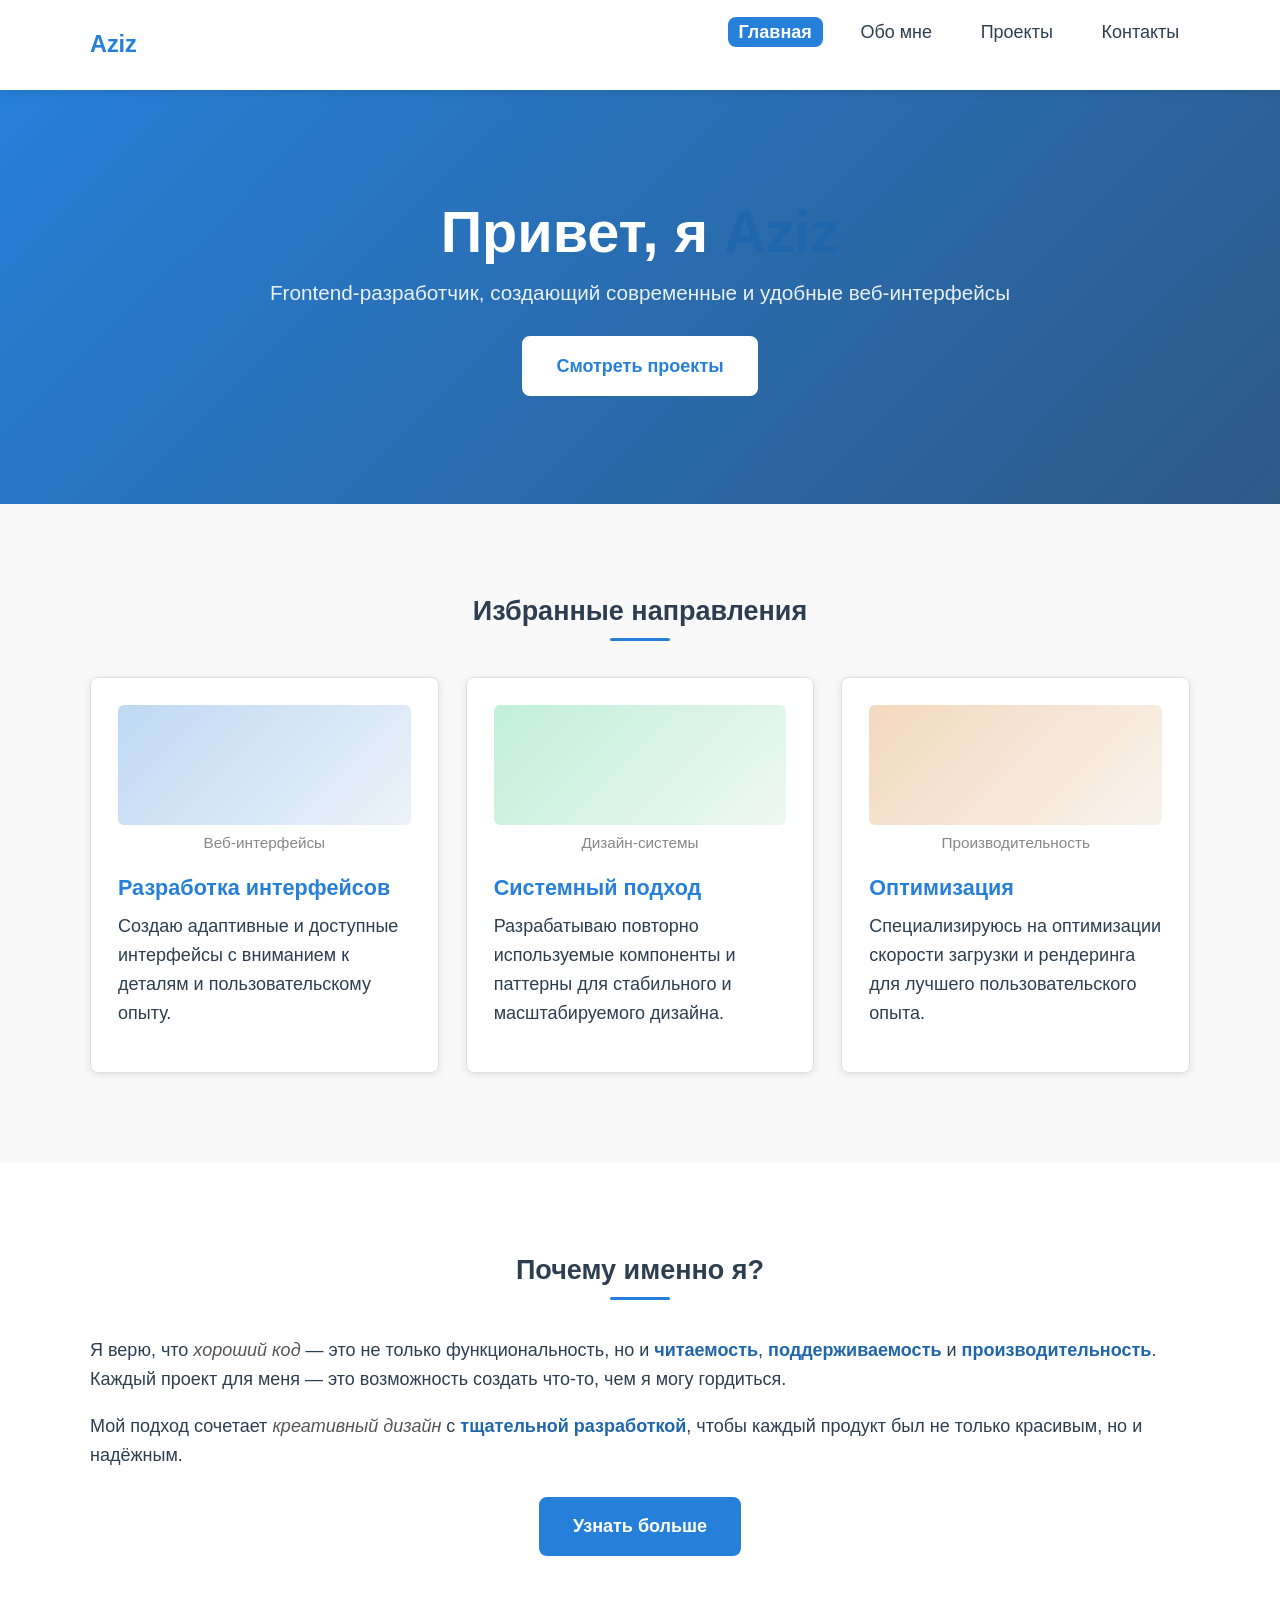
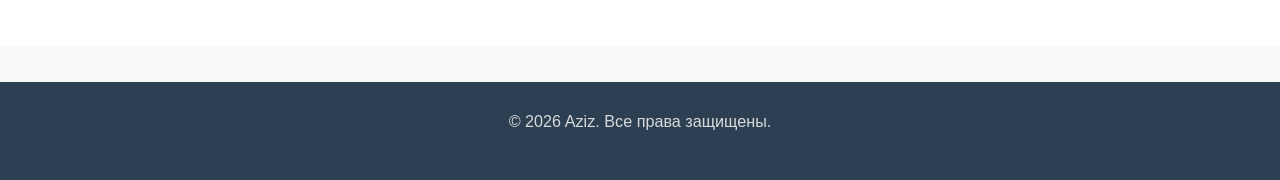
<file: Lesson-10/index.html>
<!DOCTYPE html>
<html lang="ru">
<head>
  <meta charset="UTF-8">
  <meta name="viewport" content="width=device-width, initial-scale=1.0">
  <title>Aziz — Портфолио | Главная</title>
  <link rel="stylesheet" href="css/style.css">
</head>
<body>

  <header class="site-header">
    <div class="container header-inner">
      <a href="index.html" class="site-logo">Aziz</a>
      <nav>
        <ul class="nav-links">
          <li><a href="index.html" aria-current="page">Главная</a></li>
          <li><a href="about.html">Обо мне</a></li>
          <li><a href="projects.html">Проекты</a></li>
          <li><a href="contact.html">Контакты</a></li>
        </ul>
      </nav>
    </div>
  </header>

  <main>
    <!-- Hero Section -->
    <section class="hero">
      <div class="container">
        <h1>Привет, я <strong>Aziz</strong></h1>
        <p>Frontend-разработчик, создающий современные и удобные веб-интерфейсы</p>
        <a href="projects.html" class="btn">Смотреть проекты</a>
      </div>
    </section>

    <!-- Featured Cards -->
    <section class="section">
      <div class="container">
        <h2 class="section-title">Избранные направления</h2>

        <div class="cards-grid">
          <article class="card">
            <figure>
              <div style="height:120px; background:linear-gradient(135deg, hsl(210,70%,85%), hsl(210,50%,95%)); border-radius:6px;"></div>
              <figcaption>Веб-интерфейсы</figcaption>
            </figure>
            <h3>Разработка интерфейсов</h3>
            <p>Создаю адаптивные и доступные интерфейсы с вниманием к деталям и пользовательскому опыту.</p>
          </article>

          <article class="card">
            <figure>
              <div style="height:120px; background:linear-gradient(135deg, hsl(150,60%,85%), hsl(150,40%,95%)); border-radius:6px;"></div>
              <figcaption>Дизайн-системы</figcaption>
            </figure>
            <h3>Системный подход</h3>
            <p>Разрабатываю повторно используемые компоненты и паттерны для стабильного и масштабируемого дизайна.</p>
          </article>

          <article class="card">
            <figure>
              <div style="height:120px; background:linear-gradient(135deg, hsl(30,70%,85%), hsl(30,50%,95%)); border-radius:6px;"></div>
              <figcaption>Производительность</figcaption>
            </figure>
            <h3>Оптимизация</h3>
            <p>Специализируюсь на оптимизации скорости загрузки и рендеринга для лучшего пользовательского опыта.</p>
          </article>
        </div>
      </div>
    </section>

    <!-- About teaser -->
    <section class="section" style="background-color: var(--color-white);">
      <div class="container">
        <h2 class="section-title">Почему именно я?</h2>
        <p>Я верю, что <em>хороший код</em> — это не только функциональность, но и <strong>читаемость</strong>, <strong>поддерживаемость</strong> и <strong>производительность</strong>. Каждый проект для меня — это возможность создать что-то, чем я могу гордиться.</p>
        <p>Мой подход сочетает <em>креативный дизайн</em> с <strong>тщательной разработкой</strong>, чтобы каждый продукт был не только красивым, но и надёжным.</p>
        <div style="text-align:center; margin-top:1.5rem;">
          <a href="about.html" class="btn btn-primary">Узнать больше</a>
        </div>
      </div>
    </section>
  </main>

  <footer class="site-footer">
    <div class="container">
      <p>&copy; 2026 Aziz. Все права защищены.</p>
    </div>
  </footer>

</body>
</html>
</file>
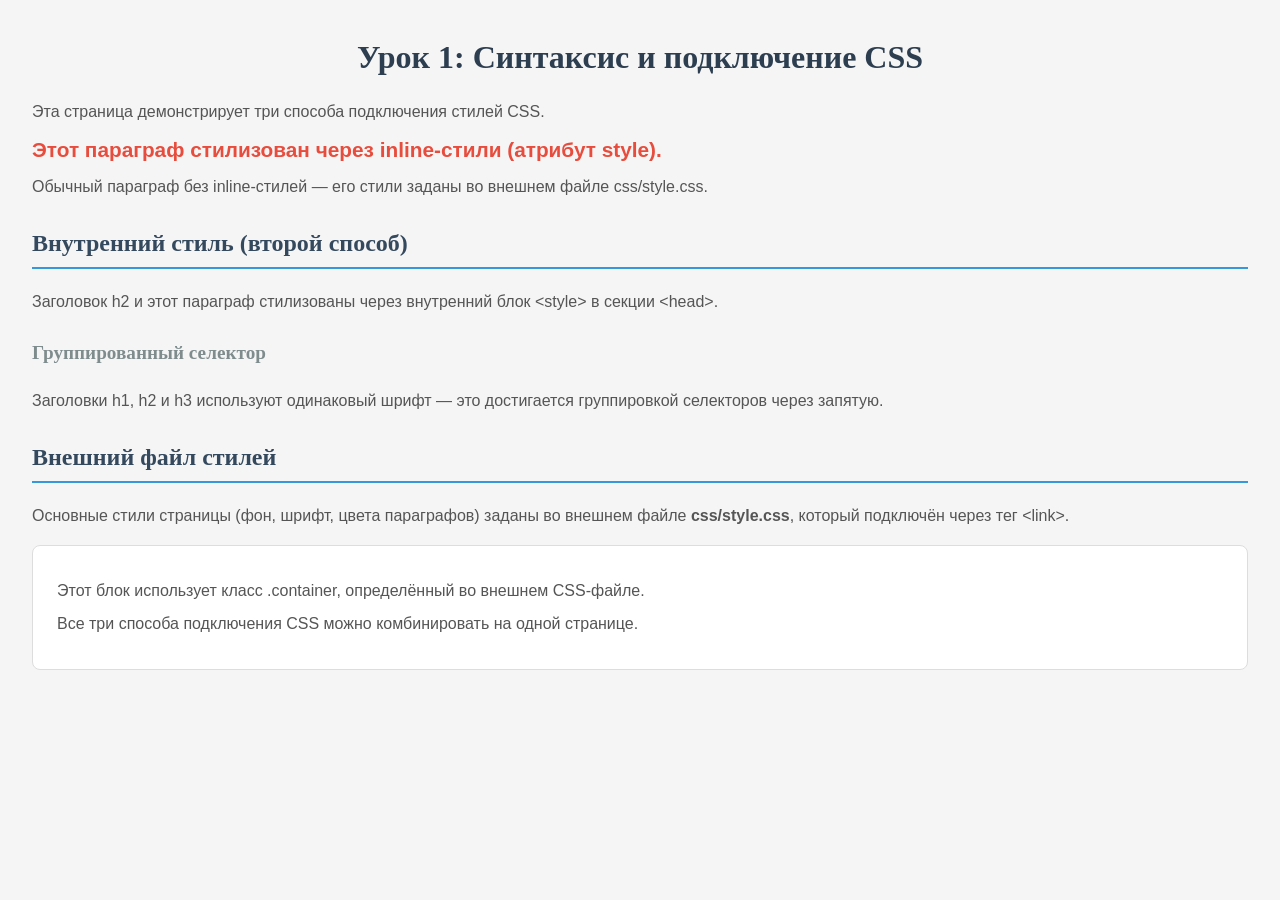
<file: Lesson-1/practice-1.html>
<!DOCTYPE html>
<html lang="ru">
<head>
  <meta charset="UTF-8">
  <meta name="viewport" content="width=device-width, initial-scale=1.0">
  <title>Урок 1 — Практика: Синтаксис и подключение CSS</title>
  <!-- Внешний стиль — третий способ подключения -->
  <link rel="stylesheet" href="css/style.css">
  <!-- Внутренний стиль — второй способ подключения -->
  <style>
    h1 {
      color: #2c3e50;
      font-size: 2rem;
      text-align: center;
    }

    /* Группированный селектор для заголовков */
    h1, h2, h3 {
      font-family: Georgia, "Times New Roman", serif;
    }
  </style>
</head>
<body>

  <h1>Урок 1: Синтаксис и подключение CSS</h1>

  <p>Эта страница демонстрирует три способа подключения стилей CSS.</p>

  <!-- Способ 1: Inline-стили (встроенные) -->
  <p style="color: #e74c3c; font-size: 1.3rem; font-weight: bold;">
    Этот параграф стилизован через inline-стили (атрибут style).
  </p>

  <p>Обычный параграф без inline-стилей — его стили заданы во внешнем файле css/style.css.</p>

  <h2>Внутренний стиль (второй способ)</h2>
  <p>Заголовок h2 и этот параграф стилизованы через внутренний блок &lt;style&gt; в секции &lt;head&gt;.</p>

  <h3>Группированный селектор</h3>
  <p>Заголовки h1, h2 и h3 используют одинаковый шрифт — это достигается группировкой селекторов через запятую.</p>

  <h2>Внешний файл стилей</h2>
  <p>Основные стили страницы (фон, шрифт, цвета параграфов) заданы во внешнем файле <strong>css/style.css</strong>, который подключён через тег &lt;link&gt;.</p>

  <div class="container">
    <p>Этот блок использует класс .container, определённый во внешнем CSS-файле.</p>
    <p>Все три способа подключения CSS можно комбинировать на одной странице.</p>
  </div>

</body>
</html>
</file>
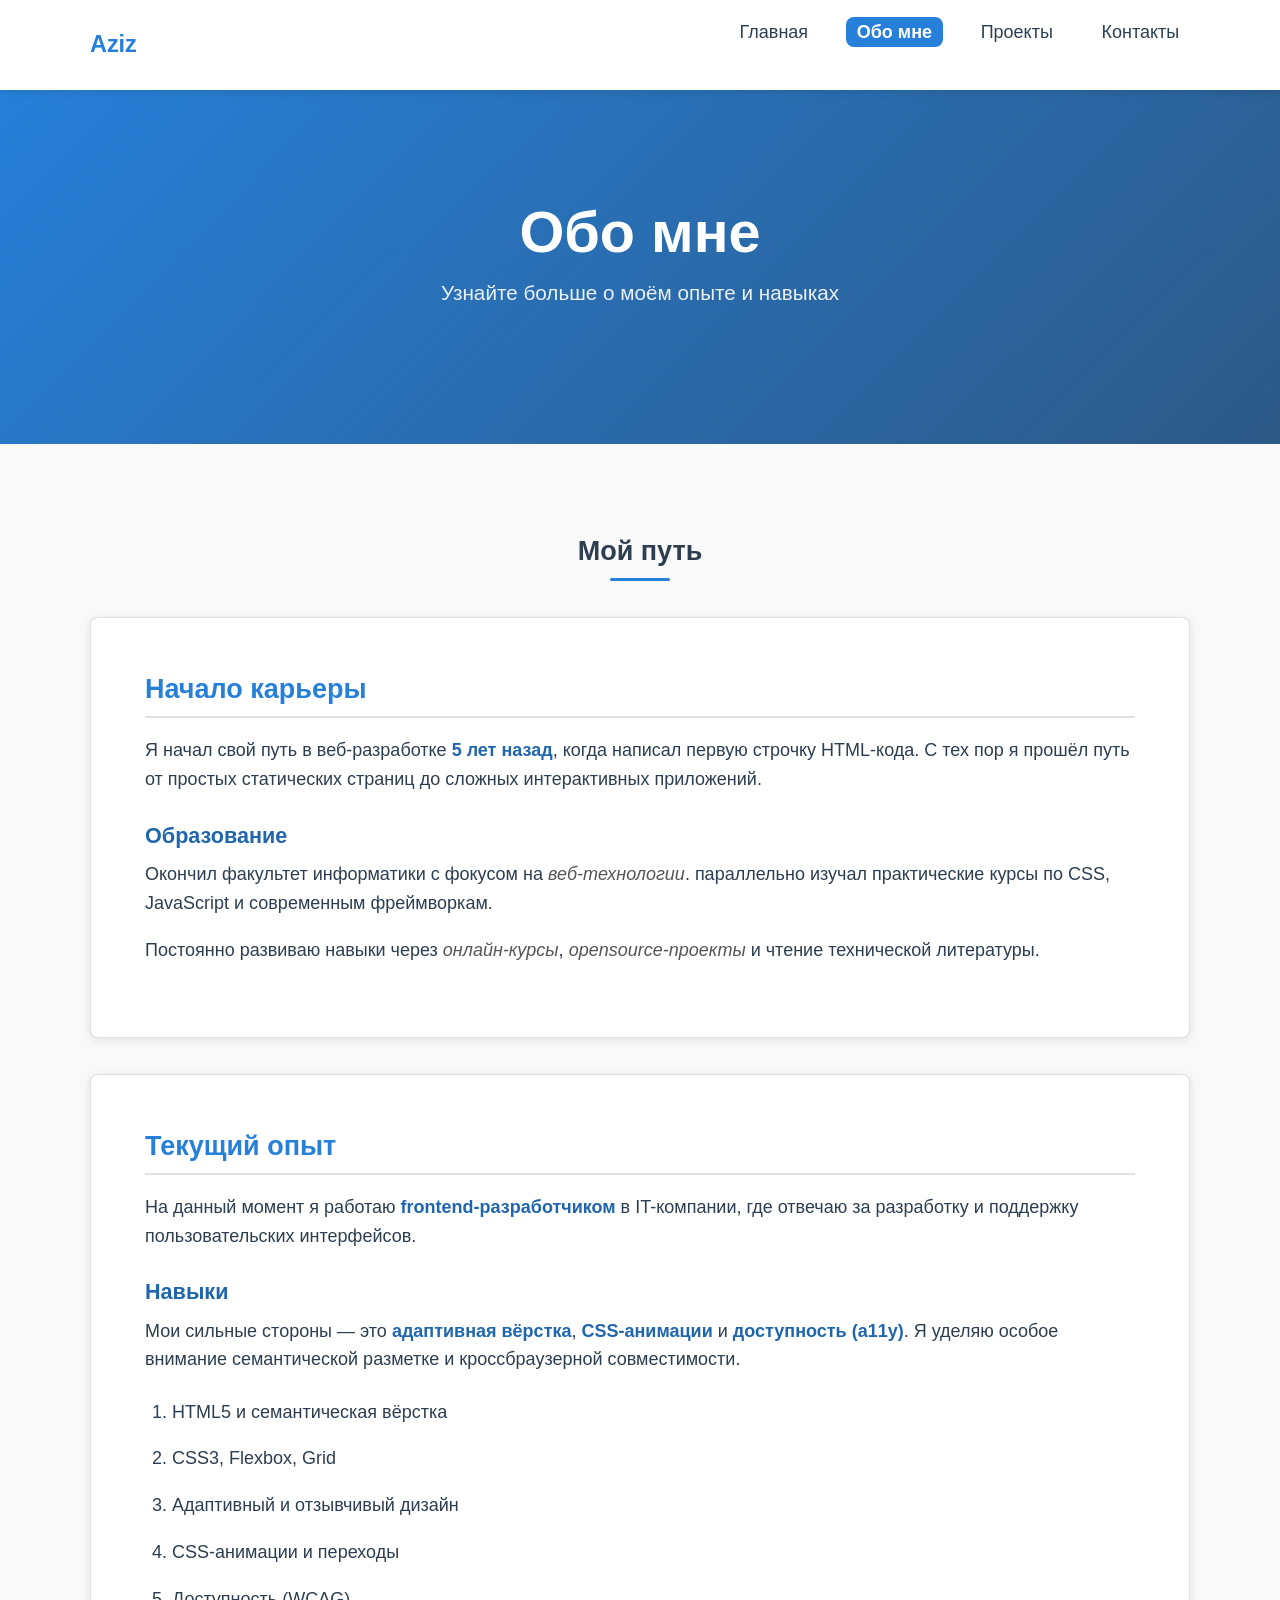
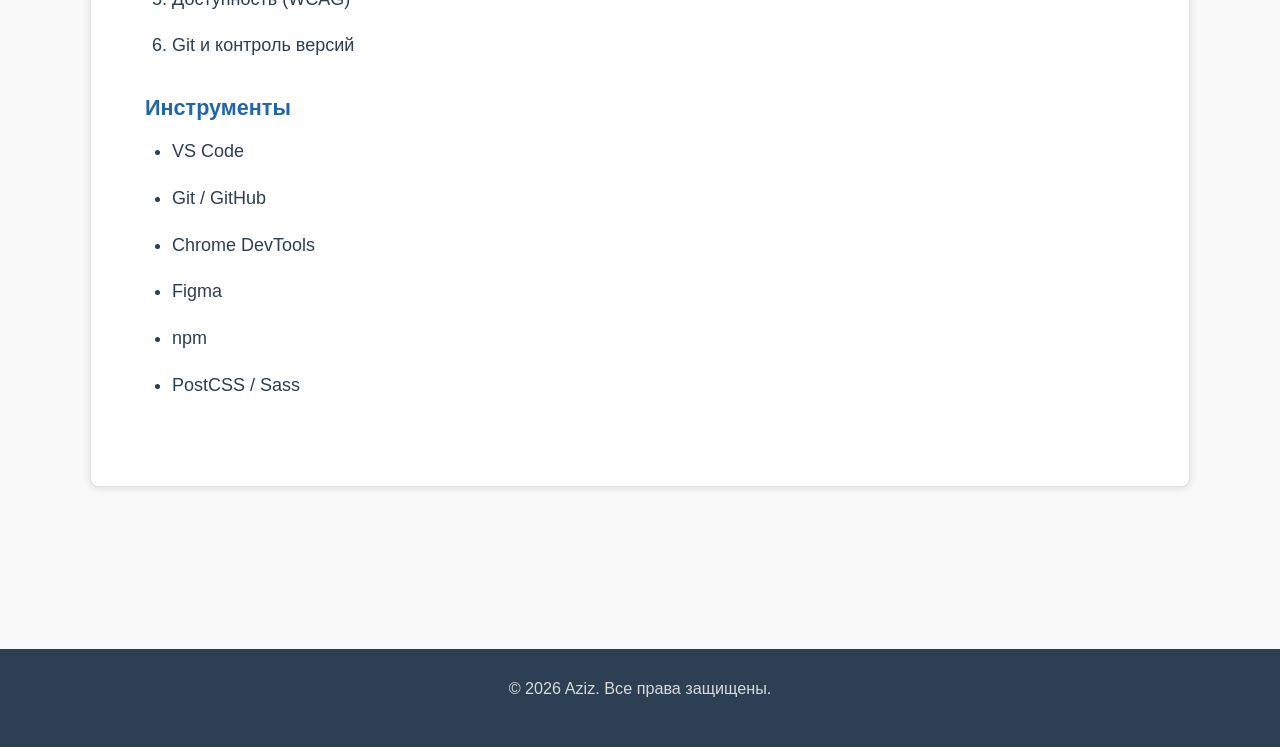
<file: Lesson-10/about.html>
<!DOCTYPE html>
<html lang="ru">
<head>
  <meta charset="UTF-8">
  <meta name="viewport" content="width=device-width, initial-scale=1.0">
  <title>Aziz — Обо мне</title>
  <link rel="stylesheet" href="css/style.css">
</head>
<body>

  <header class="site-header">
    <div class="container header-inner">
      <a href="index.html" class="site-logo">Aziz</a>
      <nav>
        <ul class="nav-links">
          <li><a href="index.html">Главная</a></li>
          <li><a href="about.html" aria-current="page">Обо мне</a></li>
          <li><a href="projects.html">Проекты</a></li>
          <li><a href="contact.html">Контакты</a></li>
        </ul>
      </nav>
    </div>
  </header>

  <main>
    <section class="hero">
      <div class="container">
        <h1>Обо мне</h1>
        <p>Узнайте больше о моём опыте и навыках</p>
      </div>
    </section>

    <section class="section">
      <div class="container">
        <h2 class="section-title">Мой путь</h2>

        <!-- Article 1 -->
        <article class="about-content">
          <h2>Начало карьеры</h2>
          <p>Я начал свой путь в веб-разработке <strong>5 лет назад</strong>, когда написал первую строчку HTML-кода. С тех пор я прошёл путь от простых статических страниц до сложных интерактивных приложений.</p>
          <h3>Образование</h3>
          <p>Окончил факультет информатики с фокусом на <em>веб-технологии</em>. параллельно изучал практические курсы по CSS, JavaScript и современным фреймворкам.</p>
          <p>Постоянно развиваю навыки через <em>онлайн-курсы</em>, <em>opensource-проекты</em> и чтение технической литературы.</p>
        </article>

        <!-- Article 2 -->
        <article class="about-content">
          <h2>Текущий опыт</h2>
          <p>На данный момент я работаю <strong>frontend-разработчиком</strong> в IT-компании, где отвечаю за разработку и поддержку пользовательских интерфейсов.</p>
          <h3>Навыки</h3>
          <p>Мои сильные стороны — это <strong>адаптивная вёрстка</strong>, <strong>CSS-анимации</strong> и <strong>доступность (a11y)</strong>. Я уделяю особое внимание семантической разметке и кроссбраузерной совместимости.</p>
          <ol class="skills-list">
            <li>HTML5 и семантическая вёрстка</li>
            <li>CSS3, Flexbox, Grid</li>
            <li>Адаптивный и отзывчивый дизайн</li>
            <li>CSS-анимации и переходы</li>
            <li>Доступность (WCAG)</li>
            <li>Git и контроль версий</li>
          </ol>

          <h3>Инструменты</h3>
          <ul class="tools-list">
            <li>VS Code</li>
            <li>Git / GitHub</li>
            <li>Chrome DevTools</li>
            <li>Figma</li>
            <li>npm</li>
            <li>PostCSS / Sass</li>
          </ul>
        </article>
      </div>
    </section>
  </main>

  <footer class="site-footer">
    <div class="container">
      <p>&copy; 2026 Aziz. Все права защищены.</p>
    </div>
  </footer>

</body>
</html>
</file>
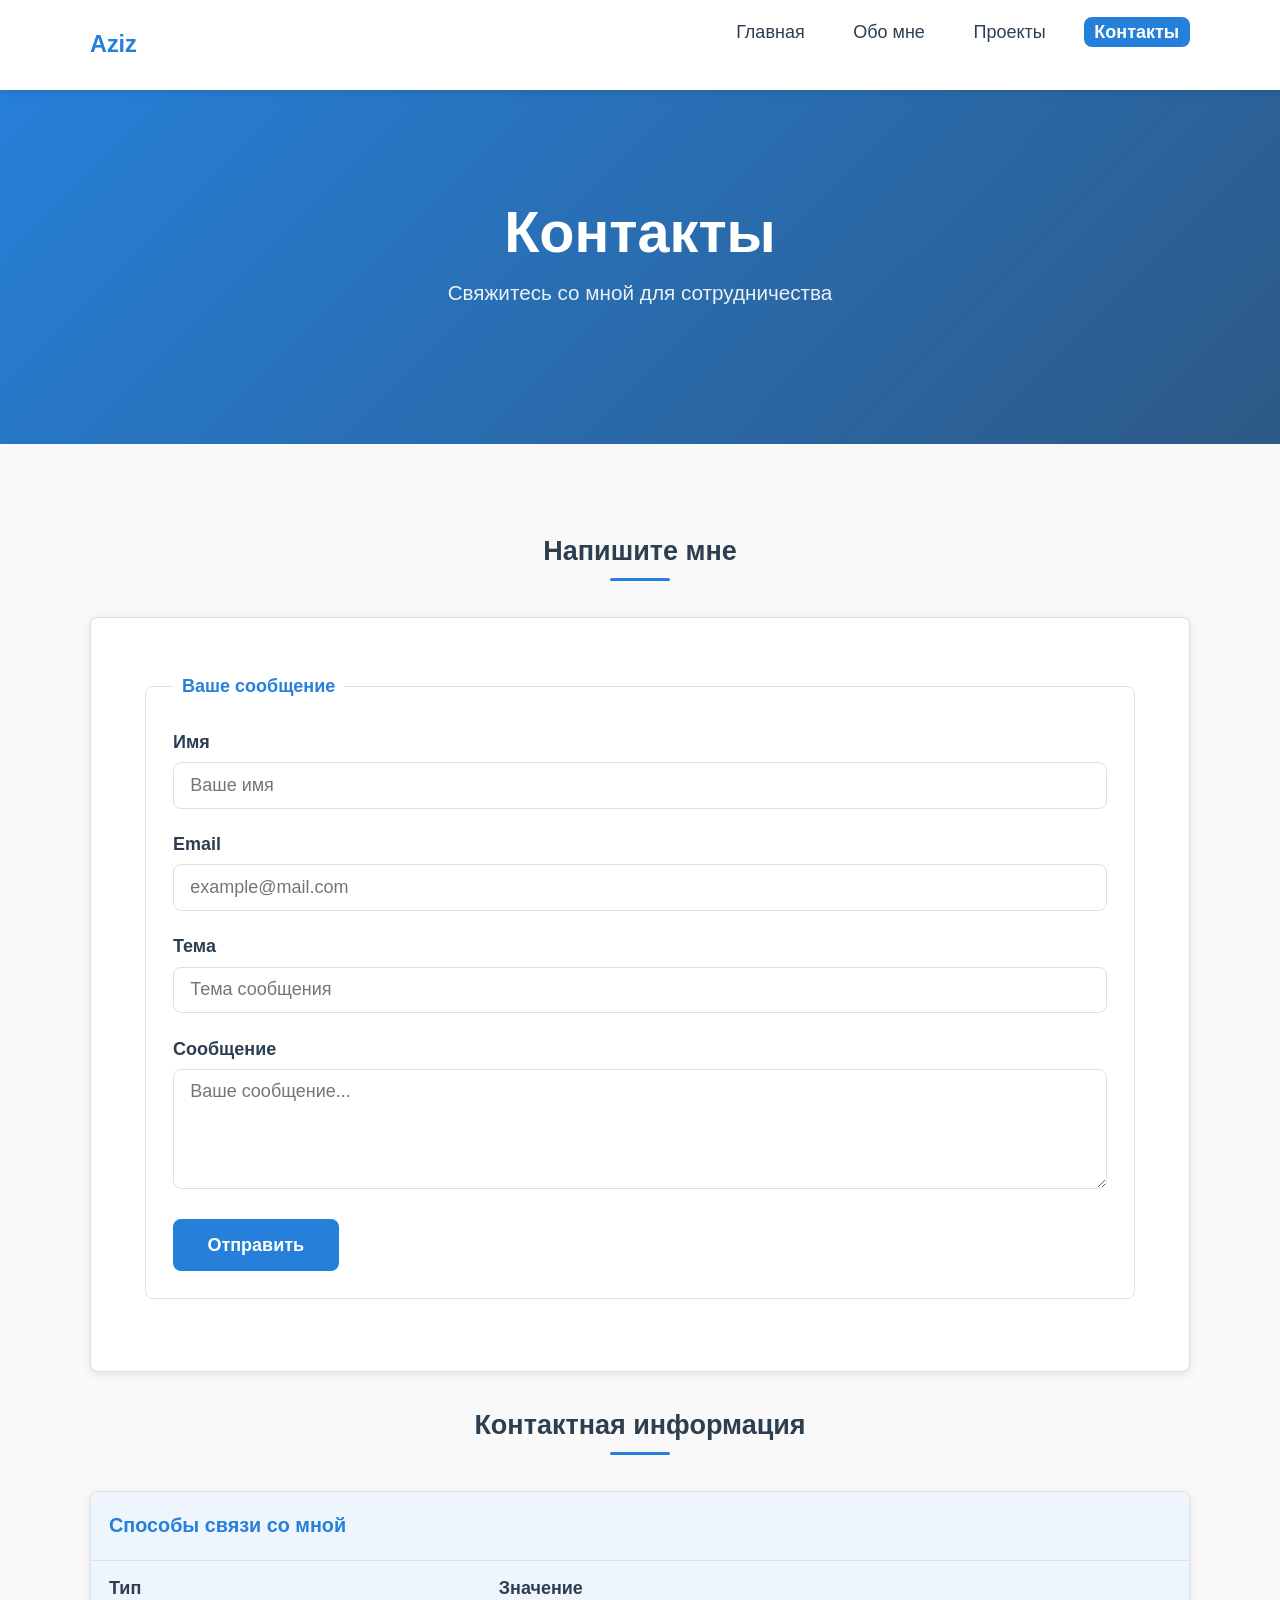
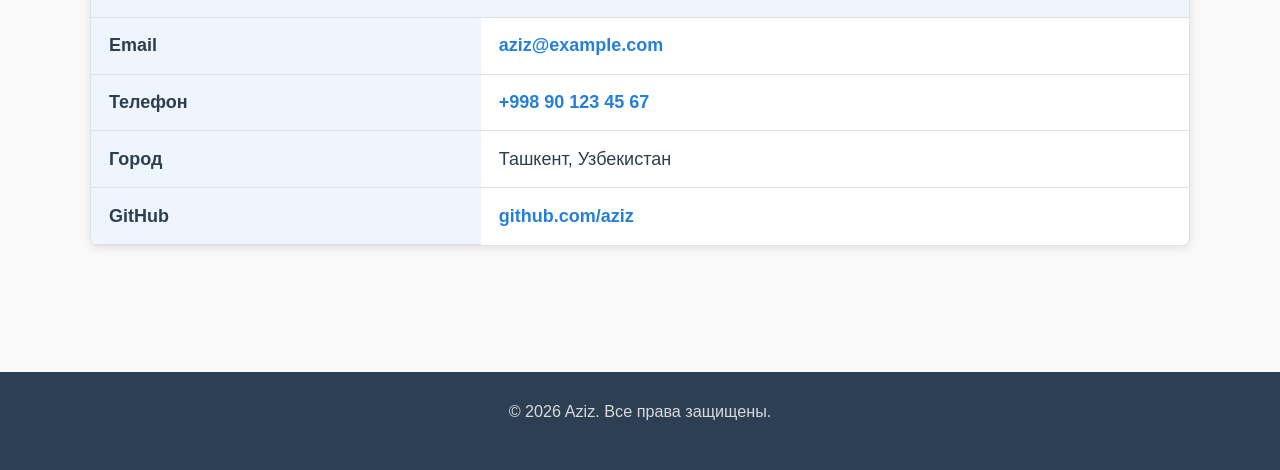
<file: Lesson-10/contact.html>
<!DOCTYPE html>
<html lang="ru">
<head>
  <meta charset="UTF-8">
  <meta name="viewport" content="width=device-width, initial-scale=1.0">
  <title>Aziz — Контакты</title>
  <link rel="stylesheet" href="css/style.css">
</head>
<body>

  <header class="site-header">
    <div class="container header-inner">
      <a href="index.html" class="site-logo">Aziz</a>
      <nav>
        <ul class="nav-links">
          <li><a href="index.html">Главная</a></li>
          <li><a href="about.html">Обо мне</a></li>
          <li><a href="projects.html">Проекты</a></li>
          <li><a href="contact.html" aria-current="page">Контакты</a></li>
        </ul>
      </nav>
    </div>
  </header>

  <main>
    <section class="hero">
      <div class="container">
        <h1>Контакты</h1>
        <p>Свяжитесь со мной для сотрудничества</p>
      </div>
    </section>

    <section class="section">
      <div class="container">
        <h2 class="section-title">Напишите мне</h2>

        <!-- Contact Form -->
        <form class="contact-form" action="#" method="post">
          <fieldset>
            <legend>Ваше сообщение</legend>

            <div class="form-group">
              <label for="name">Имя</label>
              <input type="text" id="name" name="name" placeholder="Ваше имя" required>
            </div>

            <div class="form-group">
              <label for="email">Email</label>
              <input type="email" id="email" name="email" placeholder="example@mail.com" required>
            </div>

            <div class="form-group">
              <label for="subject">Тема</label>
              <input type="text" id="subject" name="subject" placeholder="Тема сообщения" required>
            </div>

            <div class="form-group">
              <label for="message">Сообщение</label>
              <textarea id="message" name="message" placeholder="Ваше сообщение..." required></textarea>
            </div>

            <button type="submit" class="btn btn-primary">Отправить</button>
          </fieldset>
        </form>

        <!-- Contact Info Table -->
        <h2 class="section-title">Контактная информация</h2>

        <div class="contact-table">
          <table>
            <caption>Способы связи со мной</caption>
            <thead>
              <tr>
                <th scope="col">Тип</th>
                <th scope="col">Значение</th>
              </tr>
            </thead>
            <tbody>
              <tr>
                <th scope="row">Email</th>
                <td><a href="mailto:aziz@example.com">aziz@example.com</a></td>
              </tr>
              <tr>
                <th scope="row">Телефон</th>
                <td><a href="tel:+998901234567">+998 90 123 45 67</a></td>
              </tr>
              <tr>
                <th scope="row">Город</th>
                <td>Ташкент, Узбекистан</td>
              </tr>
              <tr>
                <th scope="row">GitHub</th>
                <td><a href="#">github.com/aziz</a></td>
              </tr>
            </tbody>
          </table>
        </div>
      </div>
    </section>
  </main>

  <footer class="site-footer">
    <div class="container">
      <p>&copy; 2026 Aziz. Все права защищены.</p>
    </div>
  </footer>

</body>
</html>
</file>
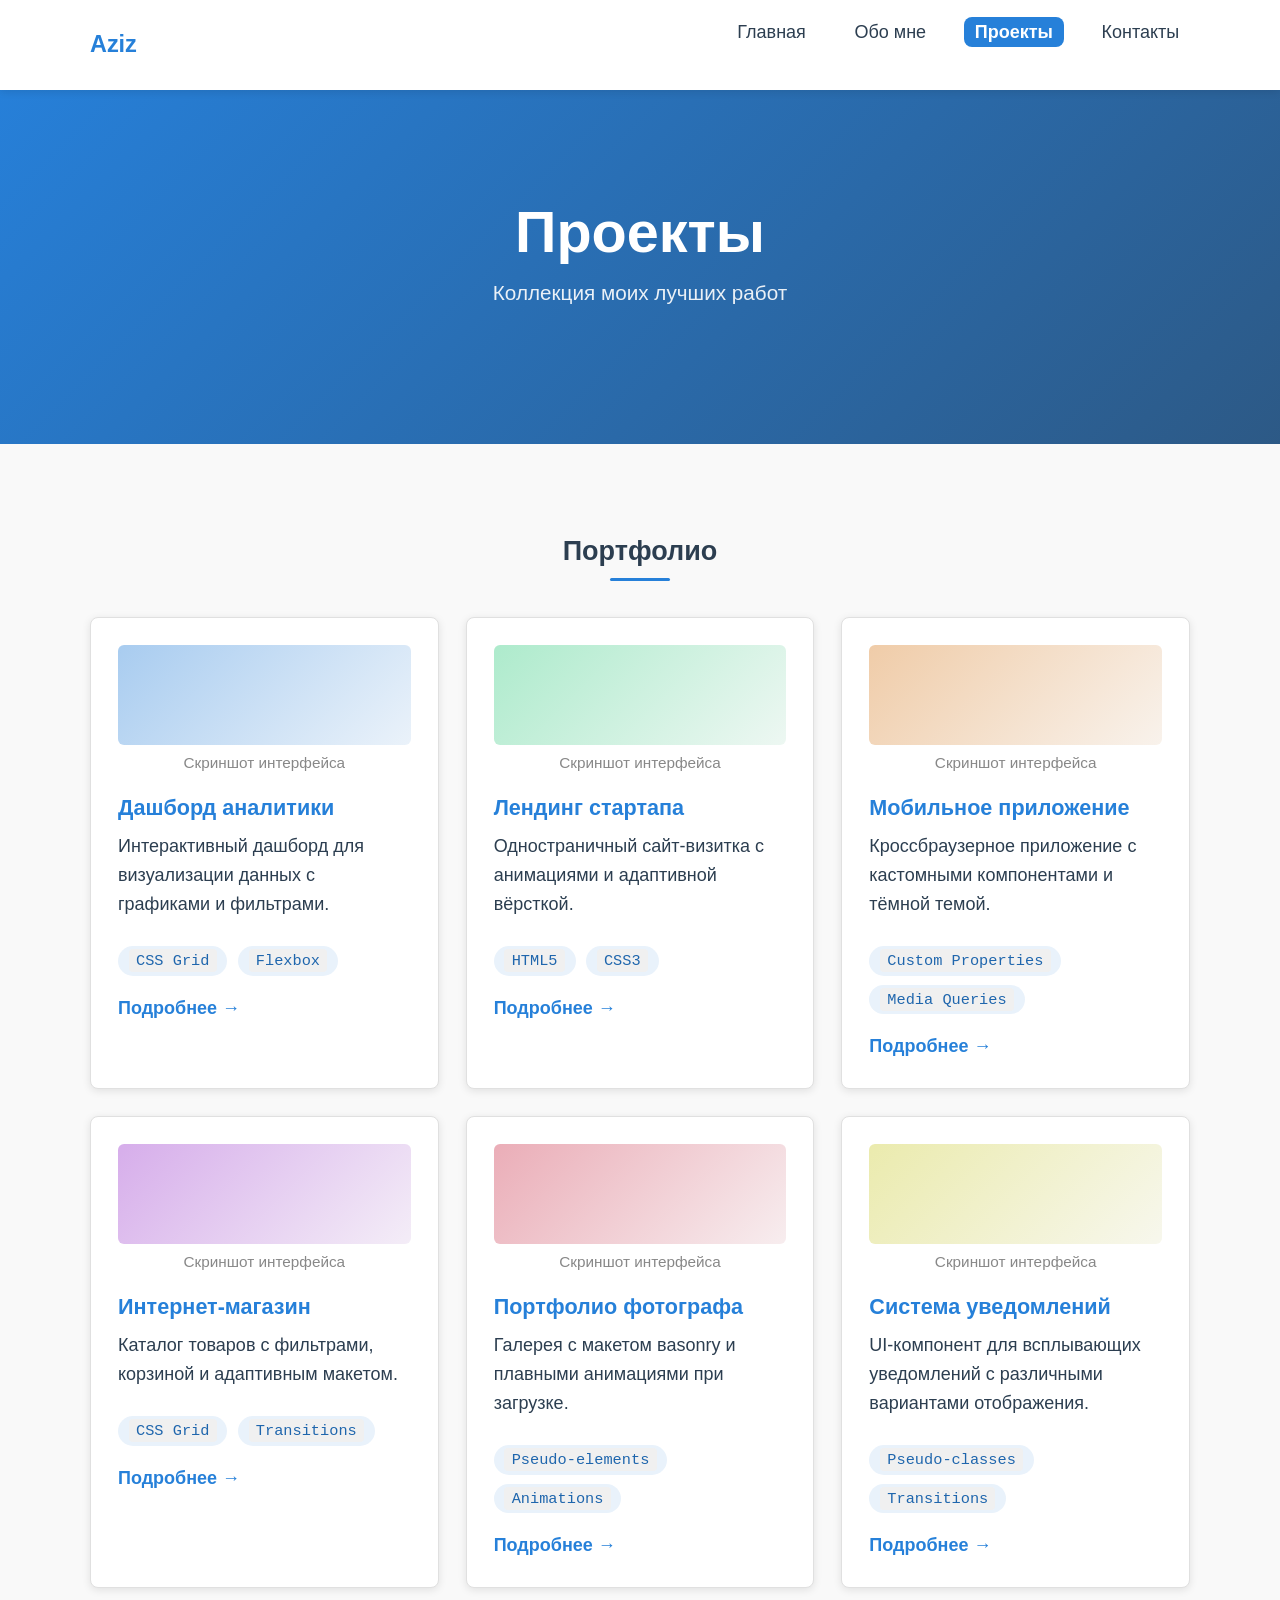
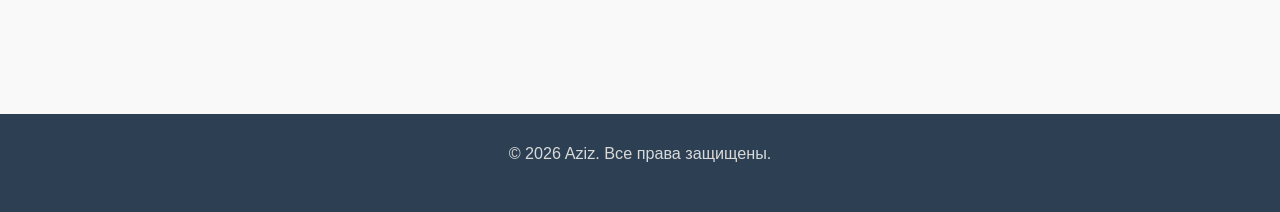
<file: Lesson-10/projects.html>
<!DOCTYPE html>
<html lang="ru">
<head>
  <meta charset="UTF-8">
  <meta name="viewport" content="width=device-width, initial-scale=1.0">
  <title>Aziz — Проекты</title>
  <link rel="stylesheet" href="css/style.css">
</head>
<body>

  <header class="site-header">
    <div class="container header-inner">
      <a href="index.html" class="site-logo">Aziz</a>
      <nav>
        <ul class="nav-links">
          <li><a href="index.html">Главная</a></li>
          <li><a href="about.html">Обо мне</a></li>
          <li><a href="projects.html" aria-current="page">Проекты</a></li>
          <li><a href="contact.html">Контакты</a></li>
        </ul>
      </nav>
    </div>
  </header>

  <main>
    <section class="hero">
      <div class="container">
        <h1>Проекты</h1>
        <p>Коллекция моих лучших работ</p>
      </div>
    </section>

    <section class="section">
      <div class="container">
        <h2 class="section-title">Портфолио</h2>

        <div class="cards-grid">
          <!-- Project 1 -->
          <article class="card project-card">
            <figure>
              <div style="height:100px; background:linear-gradient(135deg, hsl(210,70%,80%), hsl(210,60%,95%)); border-radius:6px;"></div>
              <figcaption>Скриншот интерфейса</figcaption>
            </figure>
            <div class="project-info">
              <div>
                <h3>Дашборд аналитики</h3>
                <p>Интерактивный дашборд для визуализации данных с графиками и фильтрами.</p>
                <span class="tag"><code>CSS Grid</code></span>
                <span class="tag"><code>Flexbox</code></span>
              </div>
              <a href="#" class="project-link">Подробнее &rarr;</a>
            </div>
          </article>

          <!-- Project 2 -->
          <article class="card project-card">
            <figure>
              <div style="height:100px; background:linear-gradient(135deg, hsl(150,60%,80%), hsl(150,40%,95%)); border-radius:6px;"></div>
              <figcaption>Скриншот интерфейса</figcaption>
            </figure>
            <div class="project-info">
              <div>
                <h3>Лендинг стартапа</h3>
                <p>Одностраничный сайт-визитка с анимациями и адаптивной вёрсткой.</p>
                <span class="tag"><code>HTML5</code></span>
                <span class="tag"><code>CSS3</code></span>
              </div>
              <a href="#" class="project-link">Подробнее &rarr;</a>
            </div>
          </article>

          <!-- Project 3 -->
          <article class="card project-card">
            <figure>
              <div style="height:100px; background:linear-gradient(135deg, hsl(30,70%,80%), hsl(30,50%,95%)); border-radius:6px;"></div>
              <figcaption>Скриншот интерфейса</figcaption>
            </figure>
            <div class="project-info">
              <div>
                <h3>Мобильное приложение</h3>
                <p>Кроссбраузерное приложение с кастомными компонентами и тёмной темой.</p>
                <span class="tag"><code>Custom Properties</code></span>
                <span class="tag"><code>Media Queries</code></span>
              </div>
              <a href="#" class="project-link">Подробнее &rarr;</a>
            </div>
          </article>

          <!-- Project 4 -->
          <article class="card project-card">
            <figure>
              <div style="height:100px; background:linear-gradient(135deg, hsl(280,60%,80%), hsl(280,40%,95%)); border-radius:6px;"></div>
              <figcaption>Скриншот интерфейса</figcaption>
            </figure>
            <div class="project-info">
              <div>
                <h3>Интернет-магазин</h3>
                <p>Каталог товаров с фильтрами, корзиной и адаптивным макетом.</p>
                <span class="tag"><code>CSS Grid</code></span>
                <span class="tag"><code>Transitions</code></span>
              </div>
              <a href="#" class="project-link">Подробнее &rarr;</a>
            </div>
          </article>

          <!-- Project 5 -->
          <article class="card project-card">
            <figure>
              <div style="height:100px; background:linear-gradient(135deg, hsl(350,60%,80%), hsl(350,40%,95%)); border-radius:6px;"></div>
              <figcaption>Скриншот интерфейса</figcaption>
            </figure>
            <div class="project-info">
              <div>
                <h3>Портфолио фотографа</h3>
                <p>Галерея с макетом вasonry и плавными анимациями при загрузке.</p>
                <span class="tag"><code>Pseudo-elements</code></span>
                <span class="tag"><code>Animations</code></span>
              </div>
              <a href="#" class="project-link">Подробнее &rarr;</a>
            </div>
          </article>

          <!-- Project 6 -->
          <article class="card project-card">
            <figure>
              <div style="height:100px; background:linear-gradient(135deg, hsl(60,60%,80%), hsl(60,40%,95%)); border-radius:6px;"></div>
              <figcaption>Скриншот интерфейса</figcaption>
            </figure>
            <div class="project-info">
              <div>
                <h3>Система уведомлений</h3>
                <p>UI-компонент для всплывающих уведомлений с различными вариантами отображения.</p>
                <span class="tag"><code>Pseudo-classes</code></span>
                <span class="tag"><code>Transitions</code></span>
              </div>
              <a href="#" class="project-link">Подробнее &rarr;</a>
            </div>
          </article>
        </div>
      </div>
    </section>
  </main>

  <footer class="site-footer">
    <div class="container">
      <p>&copy; 2026 Aziz. Все права защищены.</p>
    </div>
  </footer>

</body>
</html>
</file>
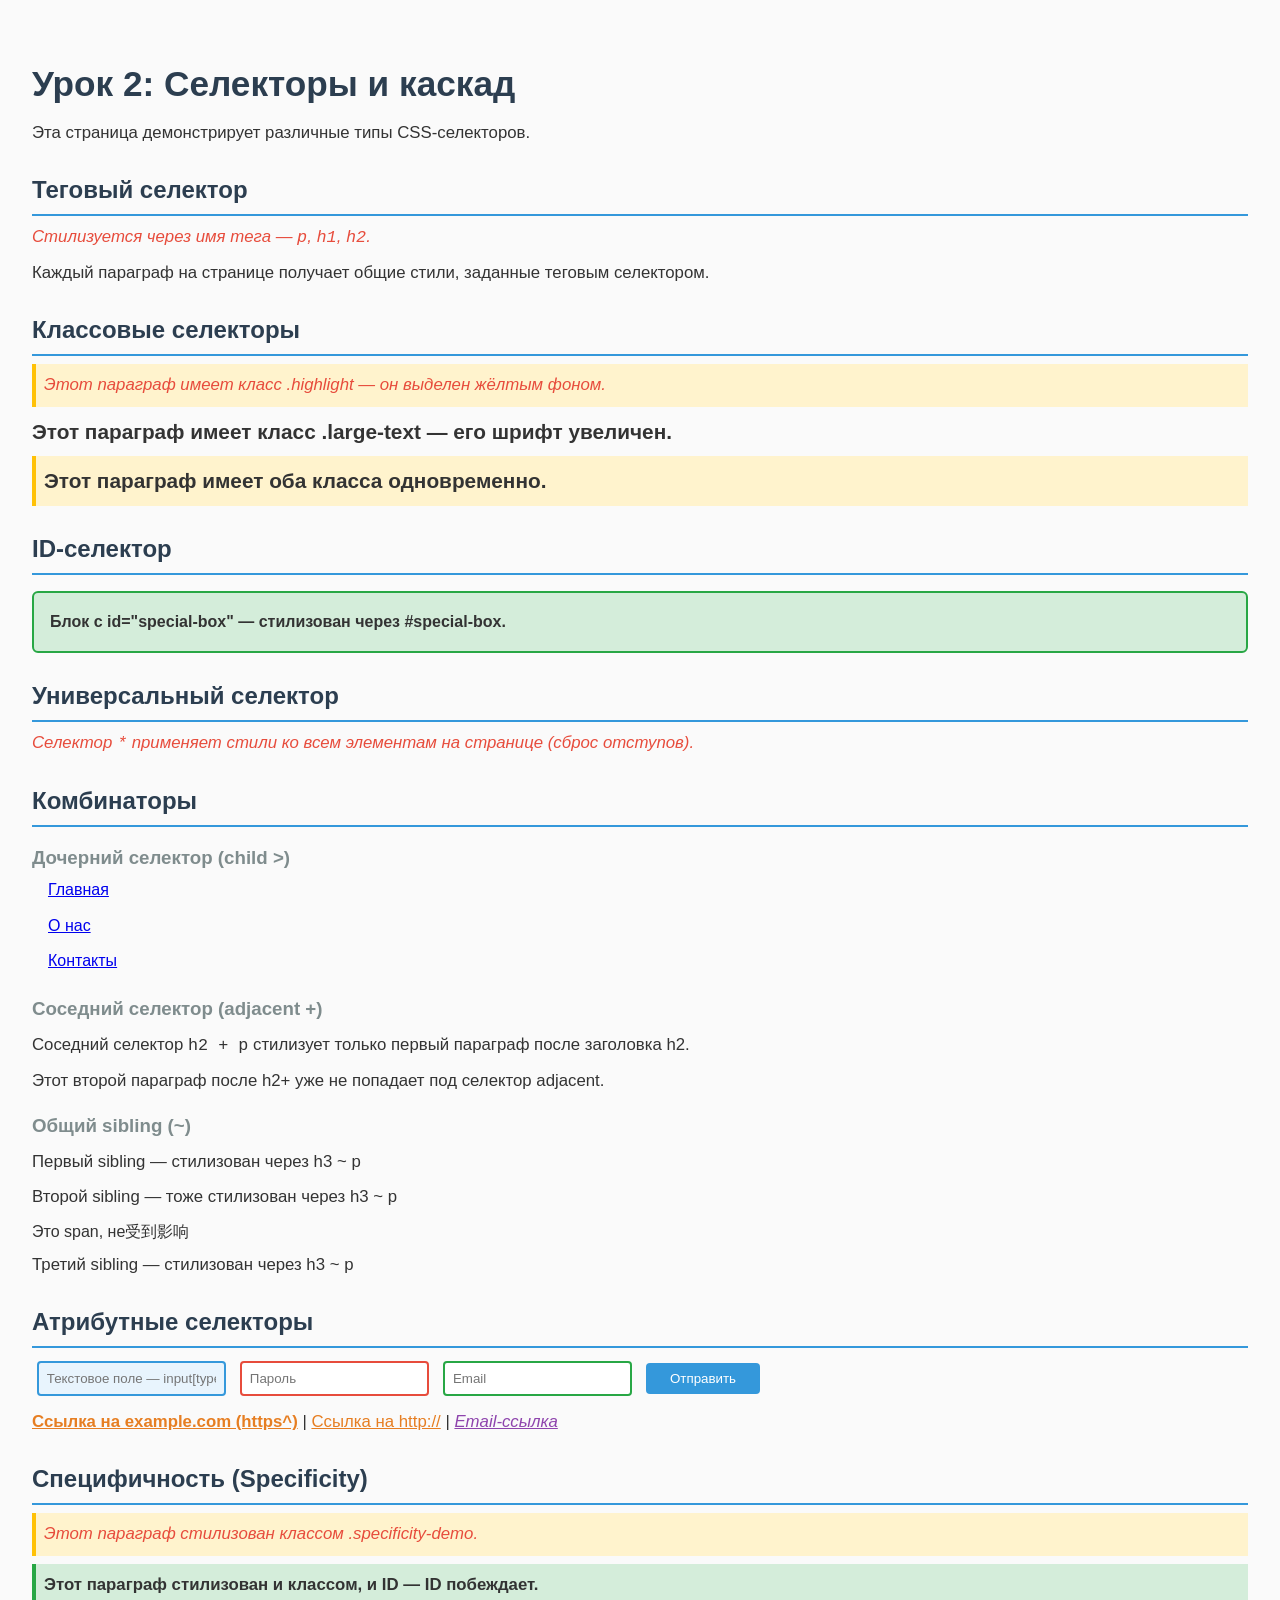
<file: Lesson-2/practice-2.html>
<!DOCTYPE html>
<html lang="ru">
<head>
  <meta charset="UTF-8">
  <meta name="viewport" content="width=device-width, initial-scale=1.0">
  <title>Урок 2 — Практика: Селекторы и каскад</title>
  <link rel="stylesheet" href="css/style.css">
  <style>
    /* Внутренние стили для демонстрации каскада */
    p {
      font-size: 1.05rem;
    }

    #main-title {
      font-size: 2.2rem;
    }
  </style>
</head>
<body>

  <h1 id="main-title">Урок 2: Селекторы и каскад</h1>

  <p>Эта страница демонстрирует различные типы CSS-селекторов.</p>

  <!-- Теговый селектор -->
  <h2>Теговый селектор</h2>
  <p>Стилизуется через имя тега — <code>p</code>, <code>h1</code>, <code>h2</code>.</p>
  <p>Каждый параграф на странице получает общие стили, заданные теговым селектором.</p>

  <!-- Классовые селекторы -->
  <h2>Классовые селекторы</h2>
  <p class="highlight">Этот параграф имеет класс .highlight — он выделен жёлтым фоном.</p>
  <p class="large-text">Этот параграф имеет класс .large-text — его шрифт увеличен.</p>
  <p class="highlight large-text">Этот параграф имеет оба класса одновременно.</p>

  <!-- ID-селектор -->
  <h2>ID-селектор</h2>
  <div id="special-box">
    Блок с id="special-box" — стилизован через #special-box.
  </div>

  <!-- Универсальный селектор -->
  <h2>Универсальный селектор</h2>
  <p>Селектор <code>*</code> применяет стили ко всем элементам на странице (сброс отступов).</p>

  <!-- Комбинаторы -->
  <h2>Комбинаторы</h2>

  <h3>Дочерний селектор (child &gt;)</h3>
  <nav>
    <ul>
      <li><a href="#">Главная</a></li>
      <li><a href="#">О нас</a></li>
      <li><a href="#">Контакты</a></li>
    </ul>
  </nav>

  <h3>Соседний селектор (adjacent +)</h3>
  <p>Соседний селектор <code>h2 + p</code> стилизует только первый параграф после заголовка h2.</p>
  <p>Этот второй параграф после h2+ уже не попадает под селектор adjacent.</p>

  <h3>Общий sibling (~)</h3>
  <div class="sibling-demo">
    <p>Первый sibling — стилизован через h3 ~ p</p>
    <p>Второй sibling — тоже стилизован через h3 ~ p</p>
    <span>Это span, не受到影响</span>
    <p>Третий sibling — стилизован через h3 ~ p</p>
  </div>

  <!-- Атрибутные селекторы -->
  <h2>Атрибутные селекторы</h2>

  <form>
    <input type="text" placeholder="Текстовое поле — input[type=&quot;text&quot;]">
    <input type="password" placeholder="Пароль">
    <input type="email" placeholder="Email">
    <input type="submit" value="Отправить">
  </form>

  <p>
    <a href="https://example.com">Ссылка на example.com (https^)</a> |
    <a href="http://example.com">Ссылка на http://</a> |
    <a href="mailto:test@test.com">Email-ссылка</a>
  </p>

  <!-- Специфичность -->
  <h2>Специфичность (Specificity)</h2>
  <p class="specificity-demo">Этот параграф стилизован классом .specificity-demo.</p>
  <p id="specificity-top" class="specificity-demo">Этот параграф стилизован и классом, и ID — ID побеждает.</p>

</body>
</html>
</file>
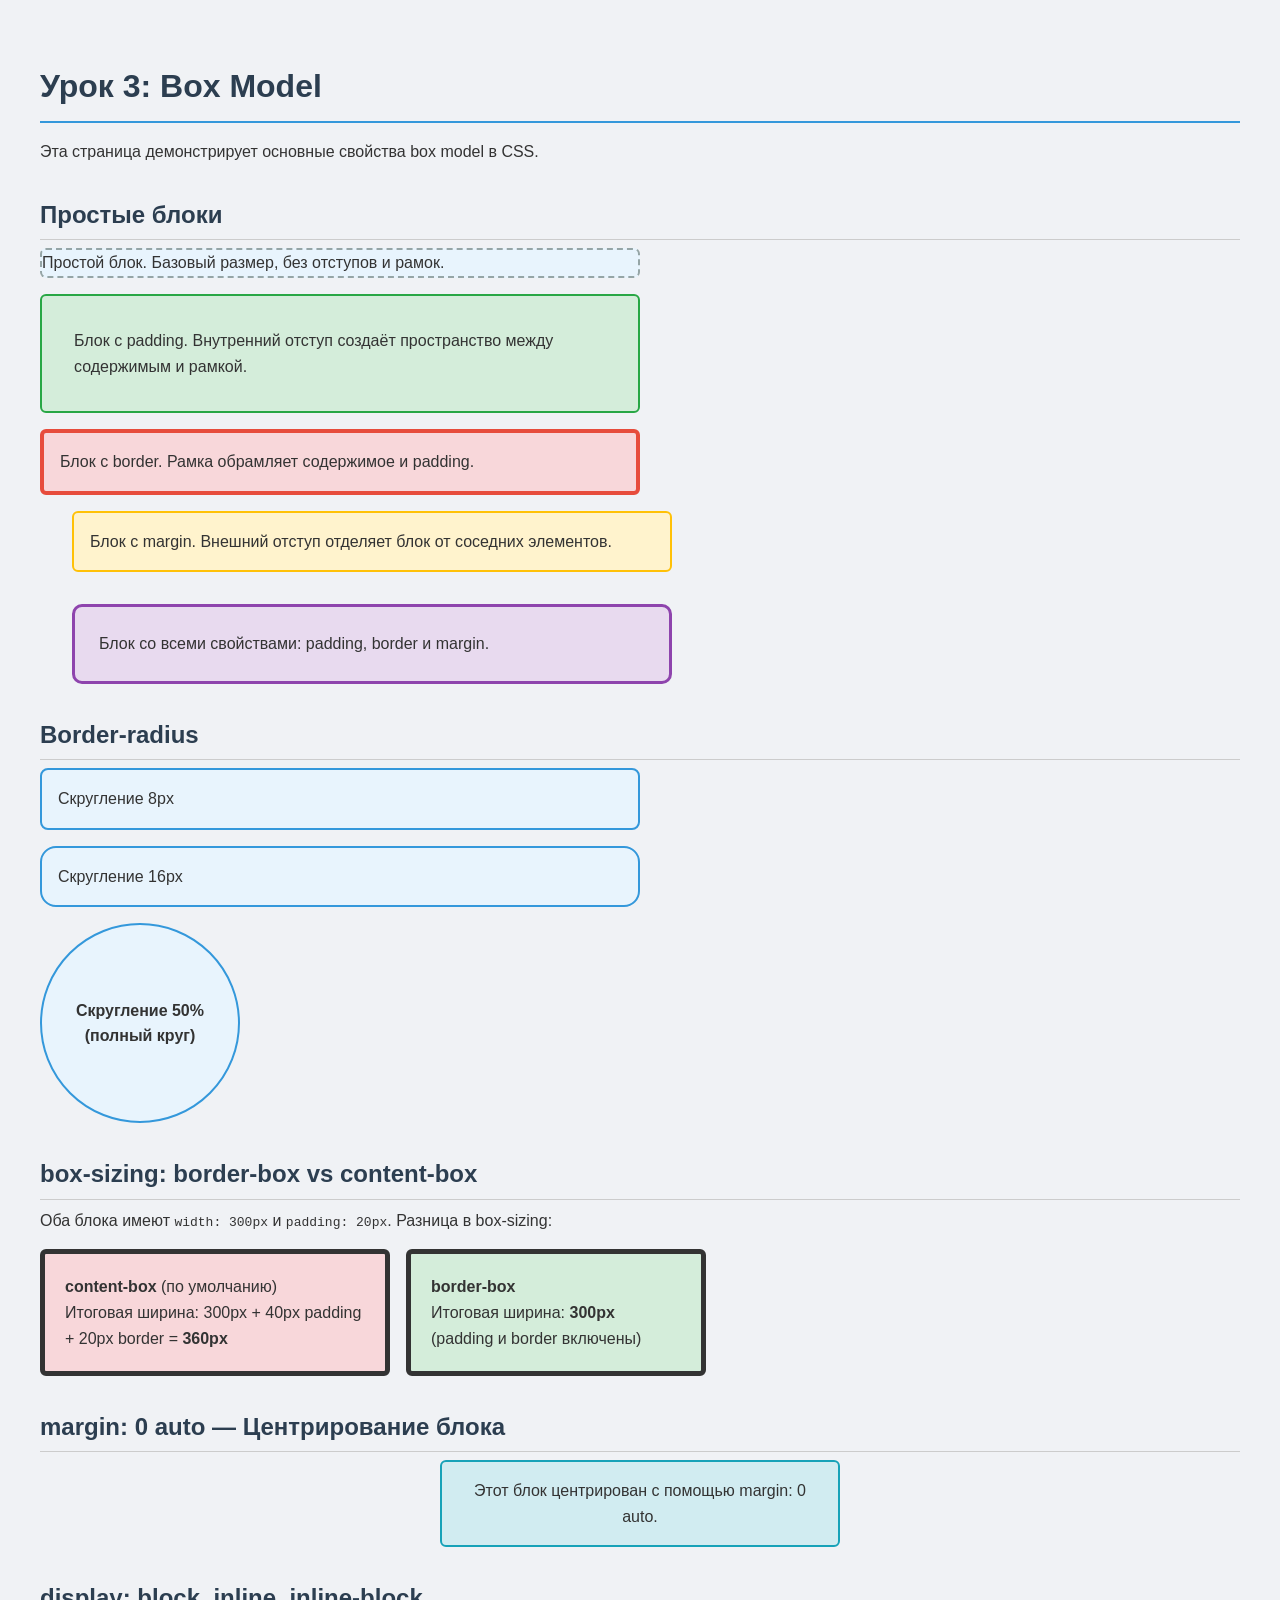
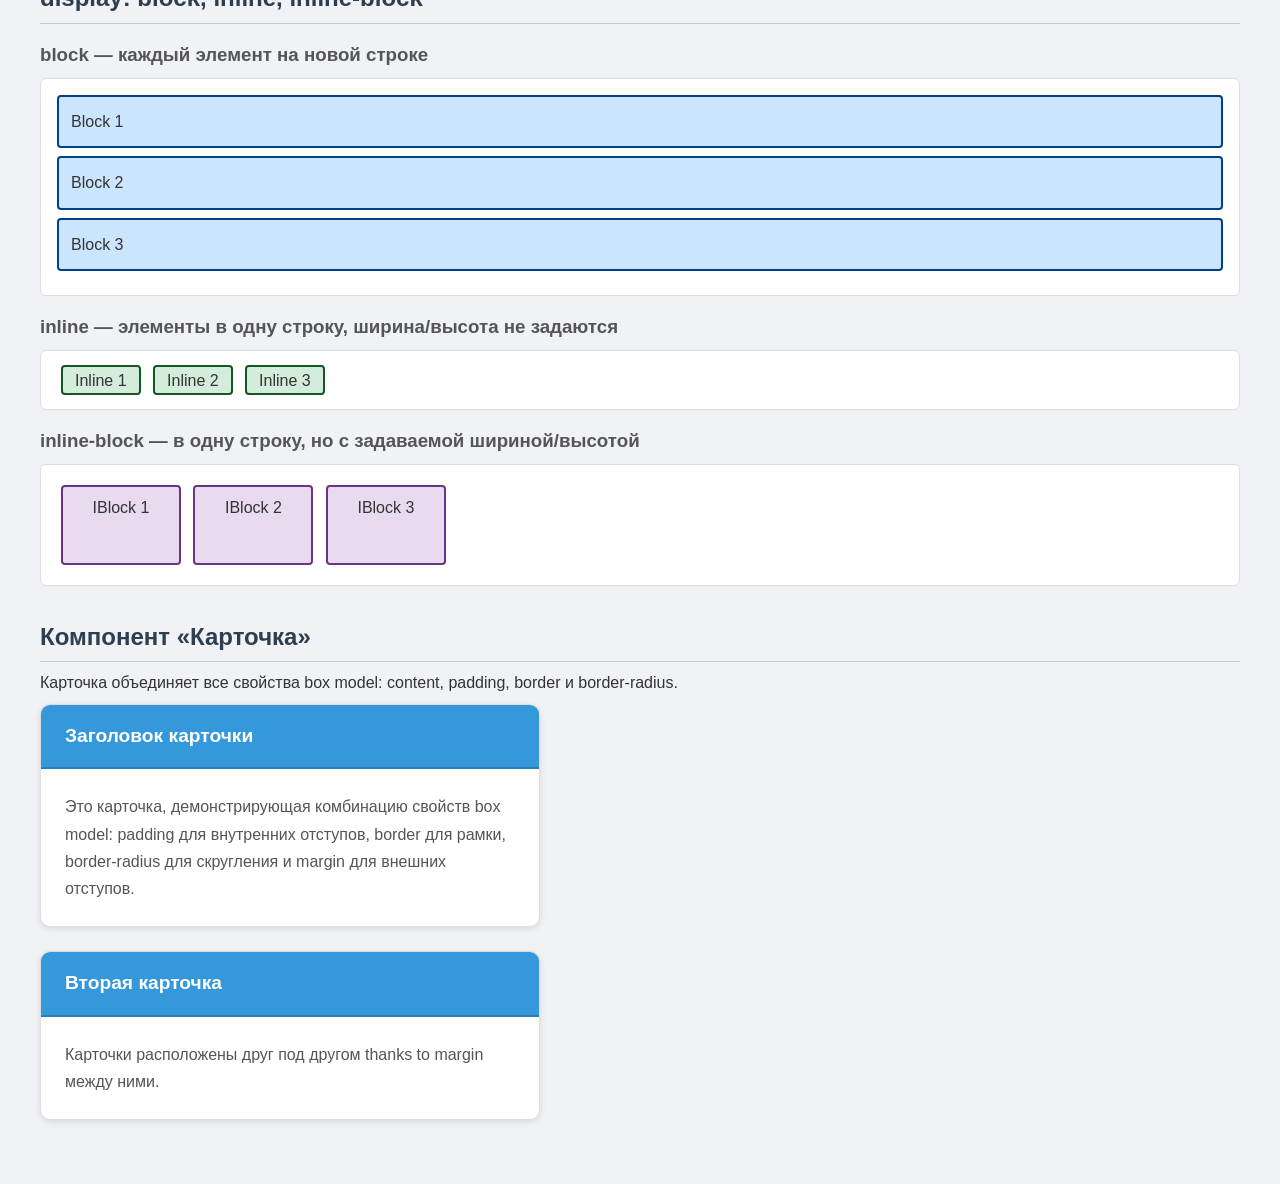
<file: Lesson-3/practice-3.html>
<!DOCTYPE html>
<html lang="ru">
<head>
  <meta charset="UTF-8">
  <meta name="viewport" content="width=device-width, initial-scale=1.0">
  <title>Урок 3 — Практика: Box Model</title>
  <link rel="stylesheet" href="css/style.css">
</head>
<body>

  <h1>Урок 3: Box Model</h1>
  <p>Эта страница демонстрирует основные свойства box model в CSS.</p>

  <!-- Простые блоки -->
  <h2>Простые блоки</h2>

  <div class="box box-basic">
    Простой блок. Базовый размер, без отступов и рамок.
  </div>

  <div class="box box-padding">
    Блок с padding. Внутренний отступ создаёт пространство между содержимым и рамкой.
  </div>

  <div class="box box-border">
    Блок с border. Рамка обрамляет содержимое и padding.
  </div>

  <div class="box box-margin">
    Блок с margin. Внешний отступ отделяет блок от соседних элементов.
  </div>

  <div class="box box-full">
    Блок со всеми свойствами: padding, border и margin.
  </div>

  <!-- Border-radius -->
  <h2>Border-radius</h2>

  <div class="box box-rounded-small">Скругление 8px</div>
  <div class="box box-rounded-medium">Скругление 16px</div>
  <div class="box box-rounded-full">Скругление 50% (полный круг)</div>

  <!-- box-sizing -->
  <h2>box-sizing: border-box vs content-box</h2>
  <p>Оба блока имеют <code>width: 300px</code> и <code>padding: 20px</code>. Разница в box-sizing:</p>

  <div class="sizing-demo">
    <div class="box box-content-box">
      <strong>content-box</strong> (по умолчанию)<br>
      Итоговая ширина: 300px + 40px padding + 20px border = <strong>360px</strong>
    </div>
    <div class="box box-border-box">
      <strong>border-box</strong><br>
      Итоговая ширина: <strong>300px</strong> (padding и border включены)
    </div>
  </div>

  <!-- Центрирование -->
  <h2>margin: 0 auto — Центрирование блока</h2>
  <div class="box box-centered">
    Этот блок центрирован с помощью margin: 0 auto.
  </div>

  <!-- display: block, inline, inline-block -->
  <h2>display: block, inline, inline-block</h2>

  <h3>block — каждый элемент на новой строке</h3>
  <div class="display-block-demo">
    <div class="block-elem">Block 1</div>
    <div class="block-elem">Block 2</div>
    <div class="block-elem">Block 3</div>
  </div>

  <h3>inline — элементы в одну строку, ширина/высота не задаются</h3>
  <div class="display-inline-demo">
    <span class="inline-elem">Inline 1</span>
    <span class="inline-elem">Inline 2</span>
    <span class="inline-elem">Inline 3</span>
  </div>

  <h3>inline-block — в одну строку, но с задаваемой шириной/высотой</h3>
  <div class="display-inline-block-demo">
    <span class="inline-block-elem">IBlock 1</span>
    <span class="inline-block-elem">IBlock 2</span>
    <span class="inline-block-elem">IBlock 3</span>
  </div>

  <!-- Компонент .card -->
  <h2>Компонент «Карточка»</h2>
  <p>Карточка объединяет все свойства box model: content, padding, border и border-radius.</p>

  <div class="card">
    <div class="card-title">Заголовок карточки</div>
    <div class="card-body">
      Это карточка, демонстрирующая комбинацию свойств box model: padding для внутренних отступов, border для рамки, border-radius для скругления и margin для внешних отступов.
    </div>
  </div>

  <div class="card">
    <div class="card-title">Вторая карточка</div>
    <div class="card-body">
      Карточки расположены друг под другом thanks to margin между ними.
    </div>
  </div>

</body>
</html>
</file>
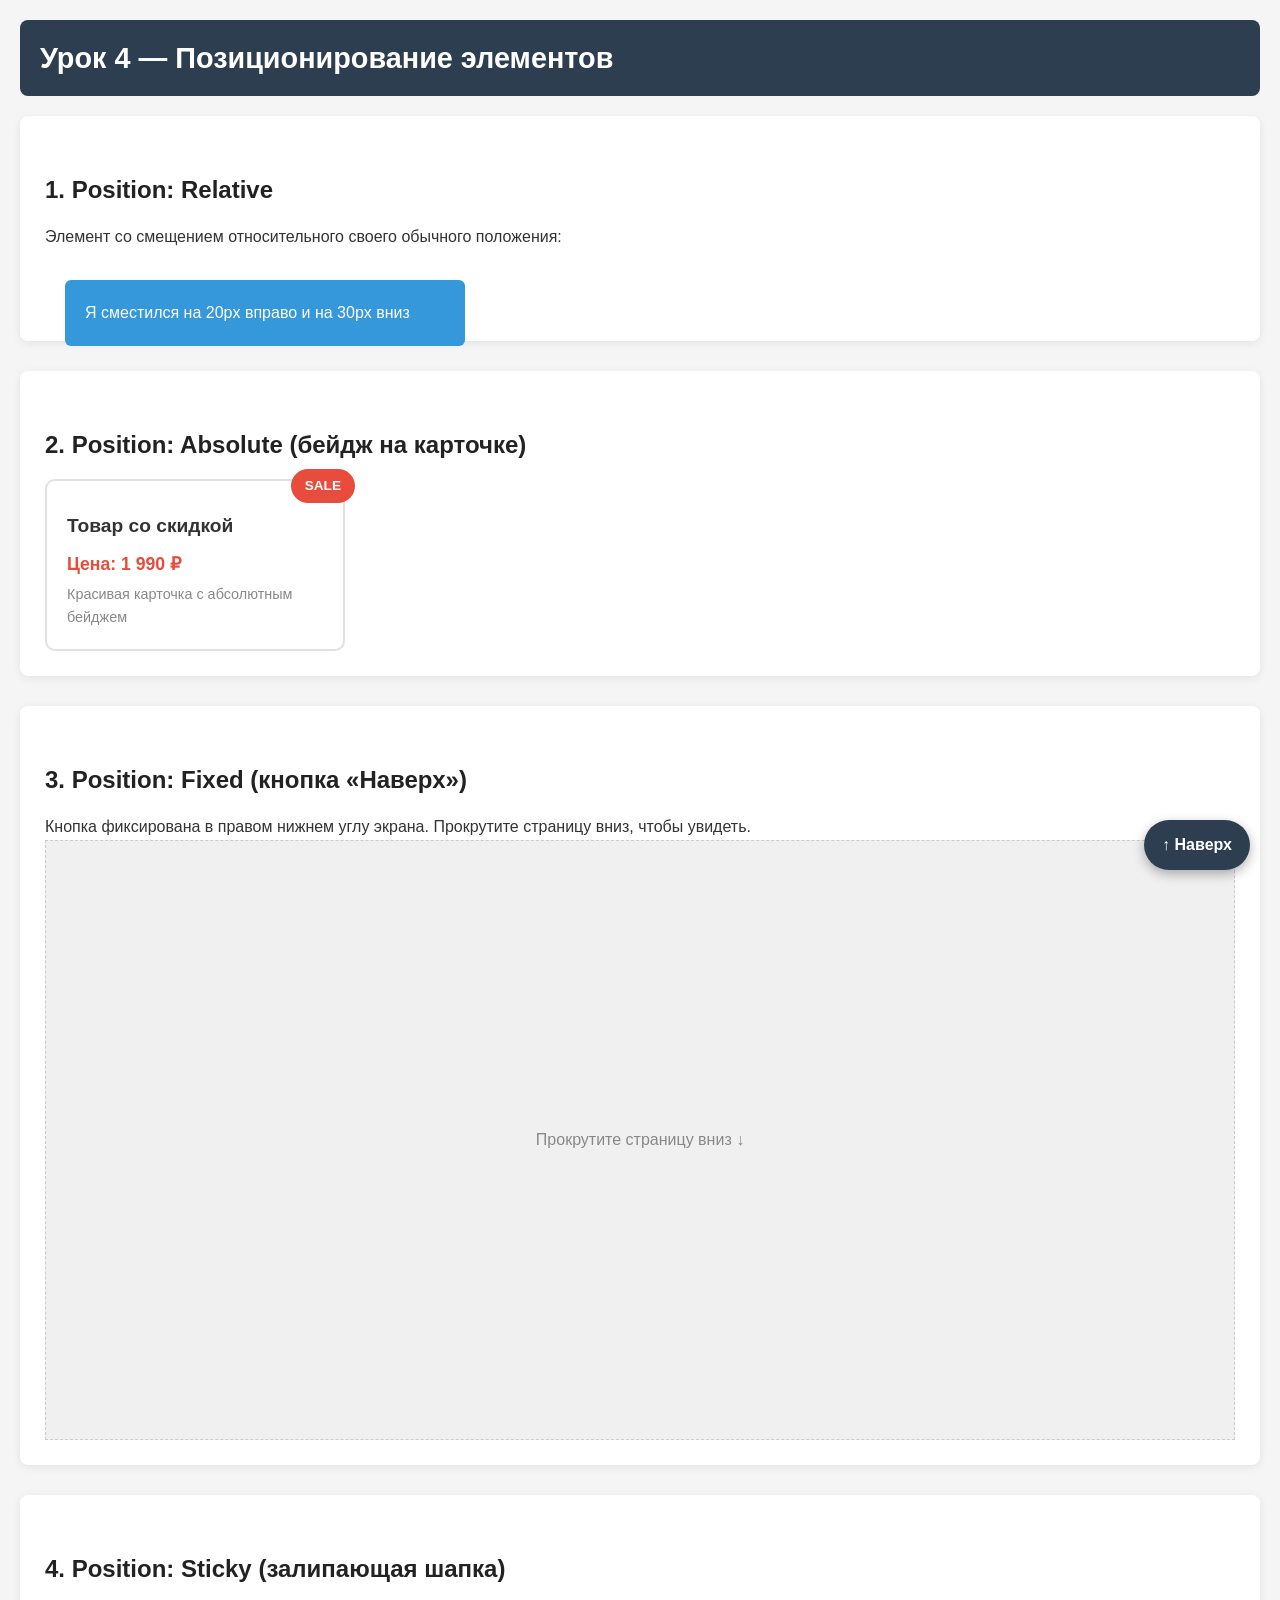
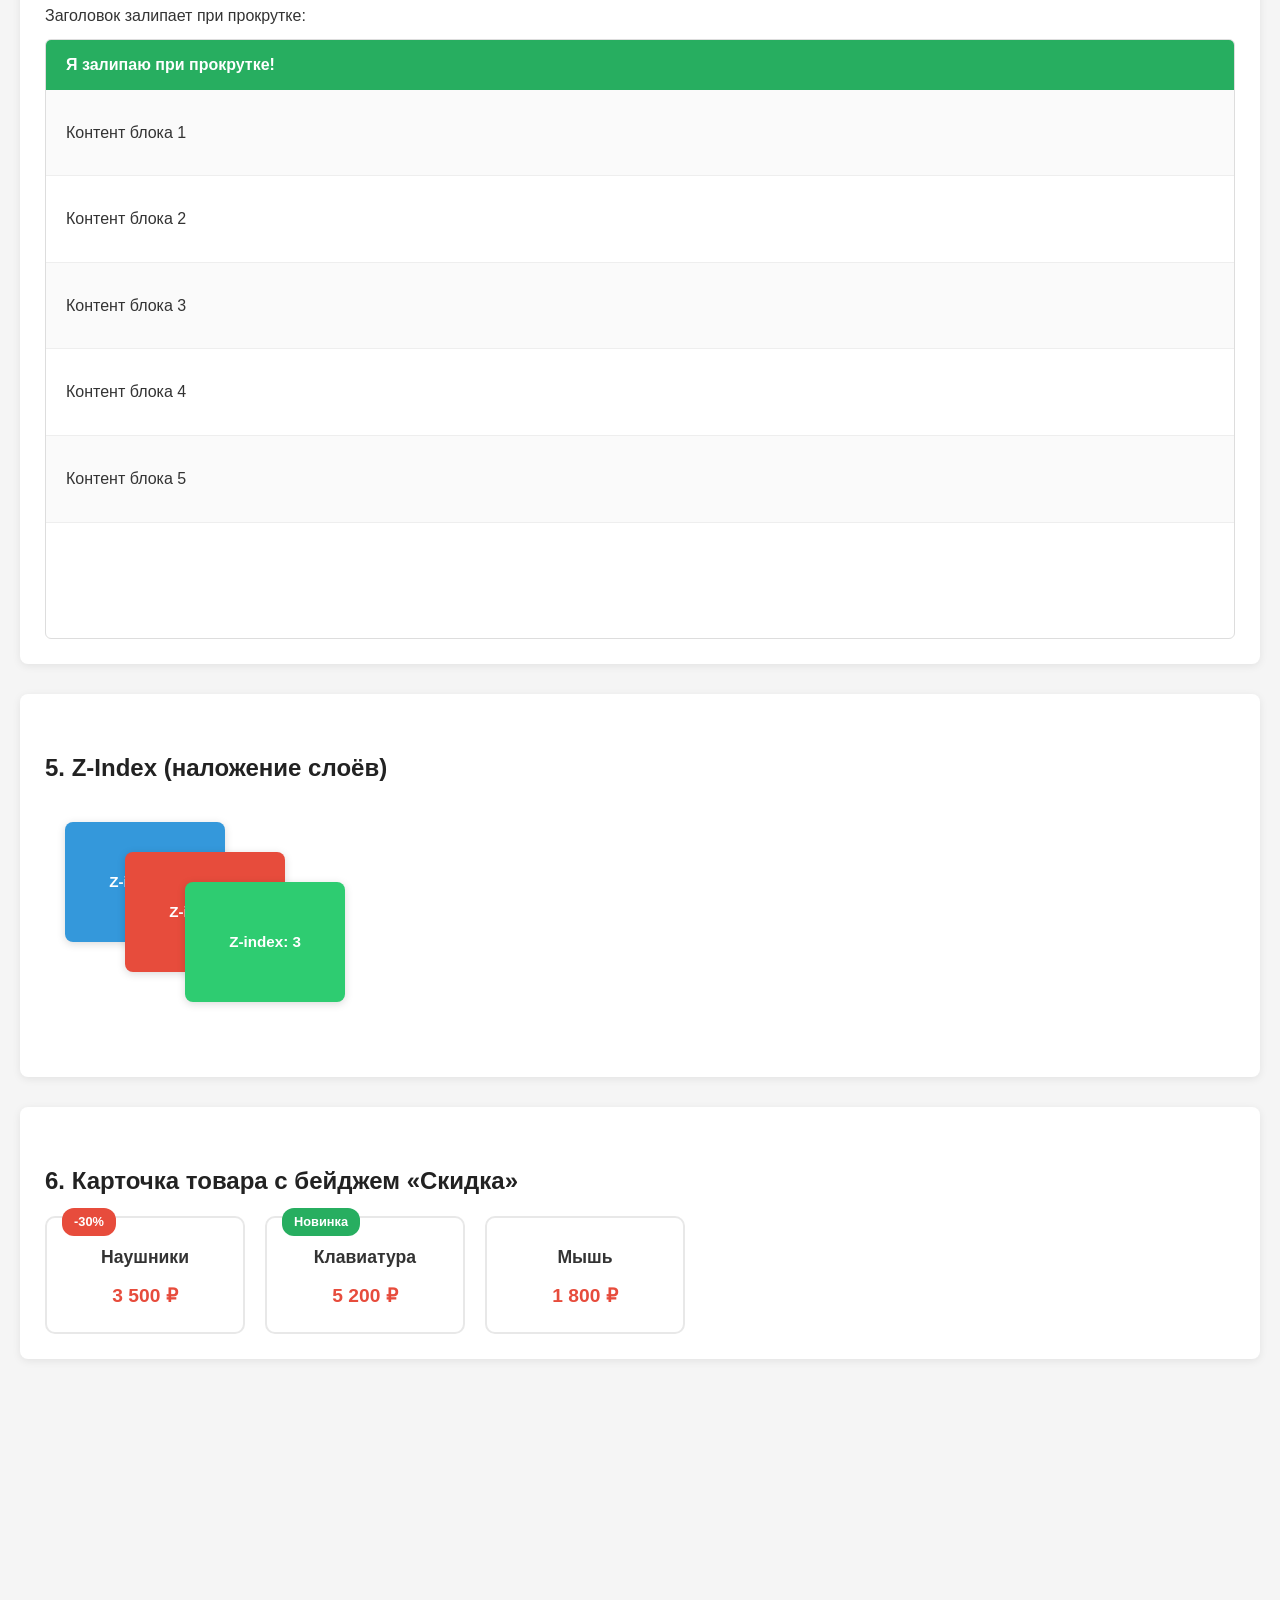
<file: Lesson-4/practice-4.html>
<!DOCTYPE html>
<html lang="ru">
<head>
    <meta charset="UTF-8">
    <meta name="viewport" content="width=device-width, initial-scale=1.0">
    <title>Урок 4 — Практика: Позиционирование</title>
    <link rel="stylesheet" href="css/style.css">
</head>
<body>

    <header class="sticky-header">
        <h1>Урок 4 — Позиционирование элементов</h1>
    </header>

    <main>
        <!-- Секция 1: Position Relative -->
        <section>
            <h2>1. Position: Relative</h2>
            <p>Элемент со смещением относительного своего обычного положения:</p>
            <div class="box-relative">
                Я сместился на 20px вправо и на 30px вниз
            </div>
        </section>

        <!-- Секция 2: Position Absolute + Relative -->
        <section>
            <h2>2. Position: Absolute (бейдж на карточке)</h2>
            <div class="card">
                <span class="badge">SALE</span>
                <div class="card-title">Товар со скидкой</div>
                <div class="card-price">Цена: 1 990 ₽</div>
                <div class="card-desc">Красивая карточка с абсолютным бейджем</div>
            </div>
        </section>

        <!-- Секция 3: Position Fixed -->
        <section>
            <h2>3. Position: Fixed (кнопка «Наверх»)</h2>
            <p>Кнопка фиксирована в правом нижнем углу экрана. Прокрутите страницу вниз, чтобы увидеть.</p>
            <div style="height: 600px; background: #f0f0f0; border: 1px dashed #ccc; display: flex; align-items: center; justify-content: center; color: #888;">
                Прокрутите страницу вниз ↓
            </div>
        </section>

        <!-- Секция 4: Position Sticky -->
        <section>
            <h2>4. Position: Sticky (залипающая шапка)</h2>
            <p>Заголовок залипает при прокрутке:</p>
            <div class="sticky-demo">
                <div class="sticky-box">Я залипаю при прокрутке!</div>
                <div class="content-block">Контент блока 1</div>
                <div class="content-block">Контент блока 2</div>
                <div class="content-block">Контент блока 3</div>
                <div class="content-block">Контент блока 4</div>
                <div class="content-block">Контент блока 5</div>
            </div>
        </section>

        <!-- Секция 5: Z-Index -->
        <section>
            <h2>5. Z-Index (наложение слоёв)</h2>
            <div class="zindex-container">
                <div class="z-box z-box-1">Z-index: 1</div>
                <div class="z-box z-box-2">Z-index: 2</div>
                <div class="z-box z-box-3">Z-index: 3</div>
            </div>
        </section>

        <!-- Секция 6: Карточка товара с бейджем -->
        <section>
            <h2>6. Карточка товара с бейджем «Скидка»</h2>
            <div class="product-grid">
                <div class="product-card">
                    <span class="product-badge">-30%</span>
                    <div class="product-name">Наушники</div>
                    <div class="product-price">3 500 ₽</div>
                </div>
                <div class="product-card">
                    <span class="product-badge new-badge">Новинка</span>
                    <div class="product-name">Клавиатура</div>
                    <div class="product-price">5 200 ₽</div>
                </div>
                <div class="product-card">
                    <div class="product-name">Мышь</div>
                    <div class="product-price">1 800 ₽</div>
                </div>
            </div>
        </section>

        <div style="height: 200px;"></div>
    </main>

    <a href="#" class="back-to-top">↑ Наверх</a>

</body>
</html>
</file>
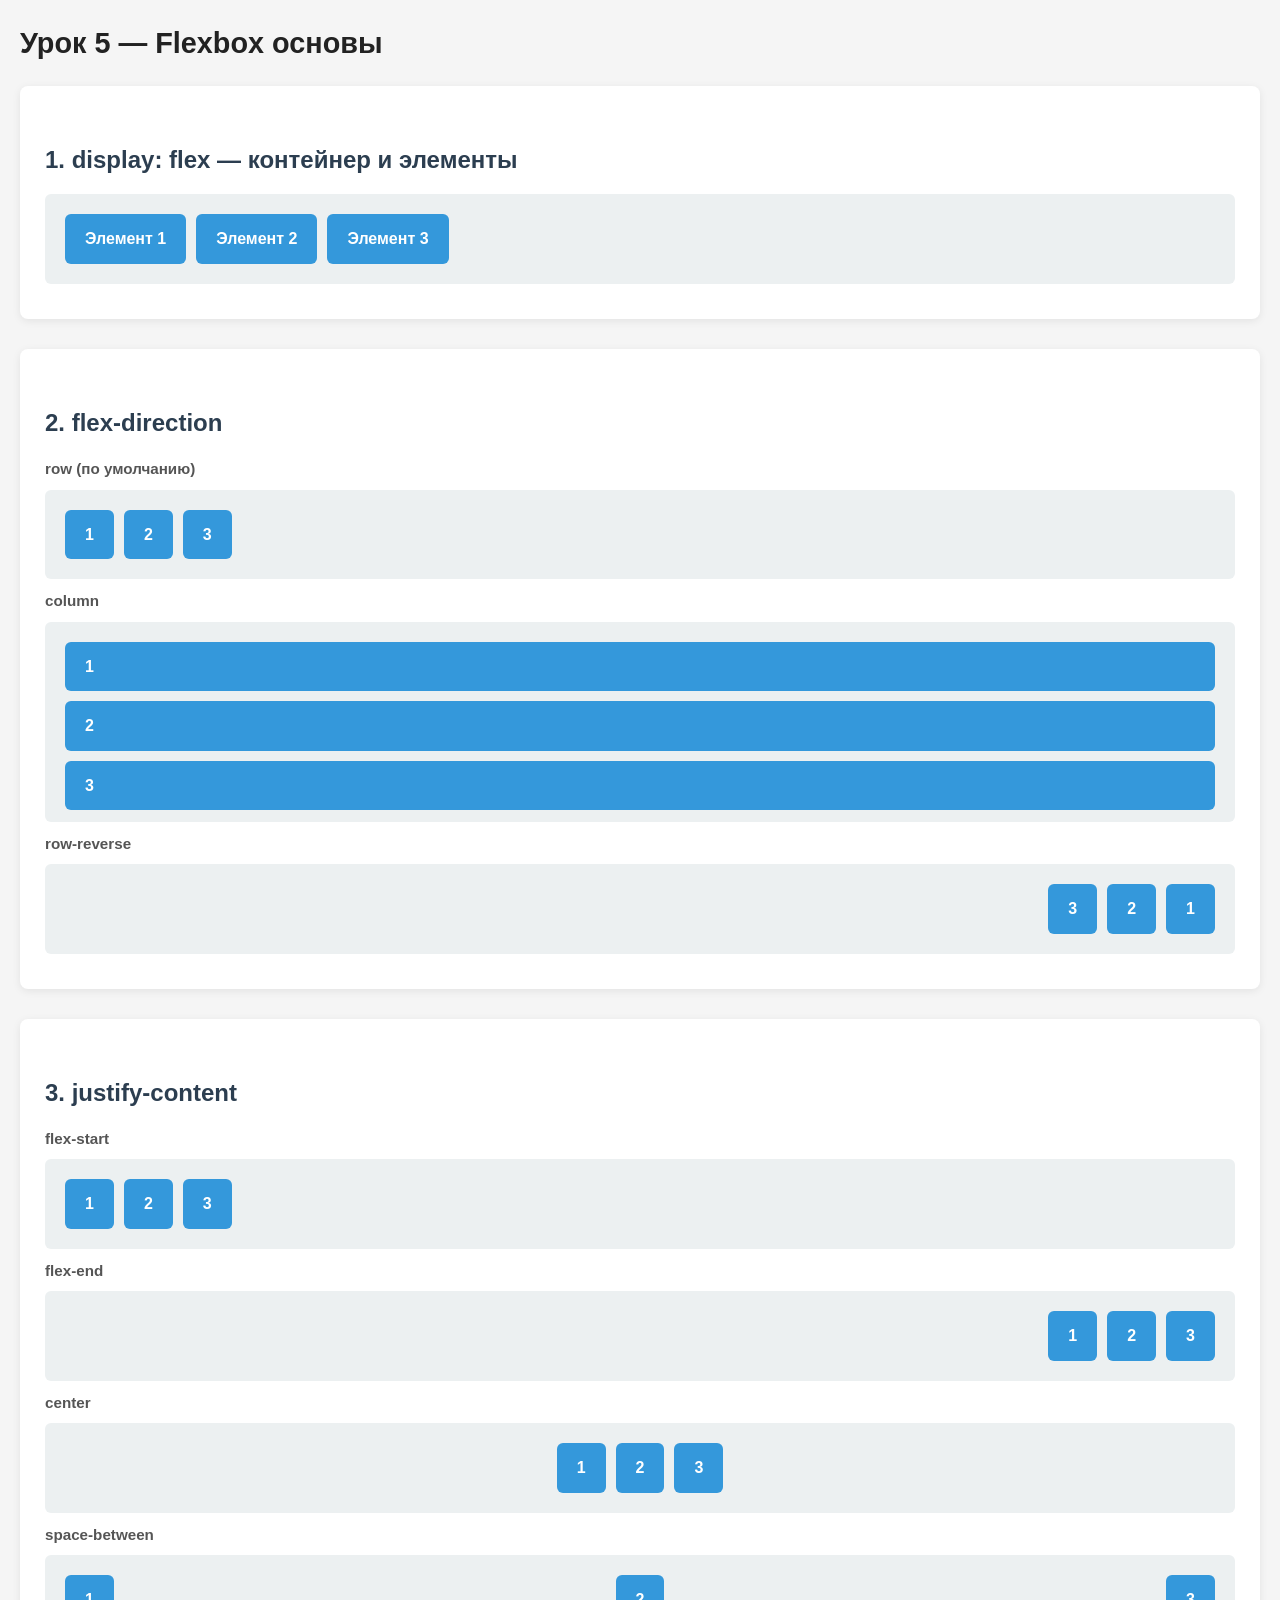
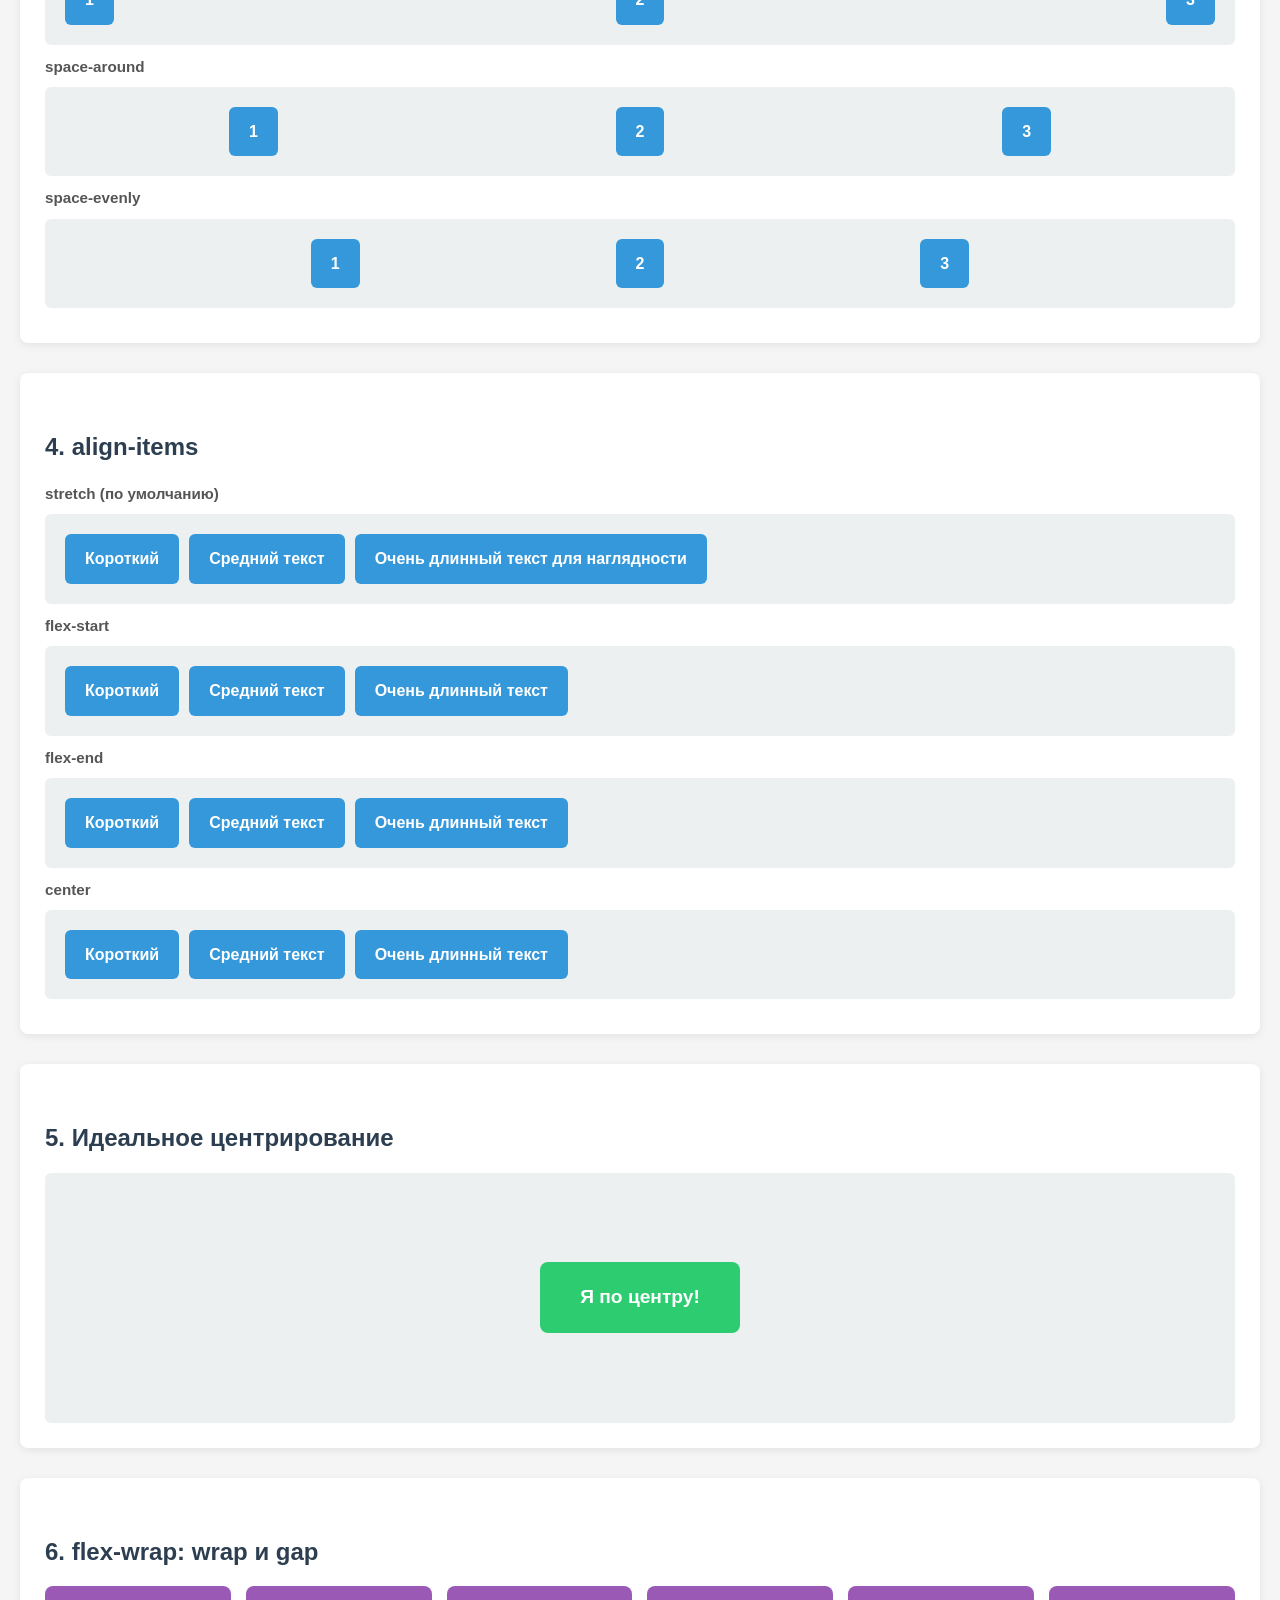
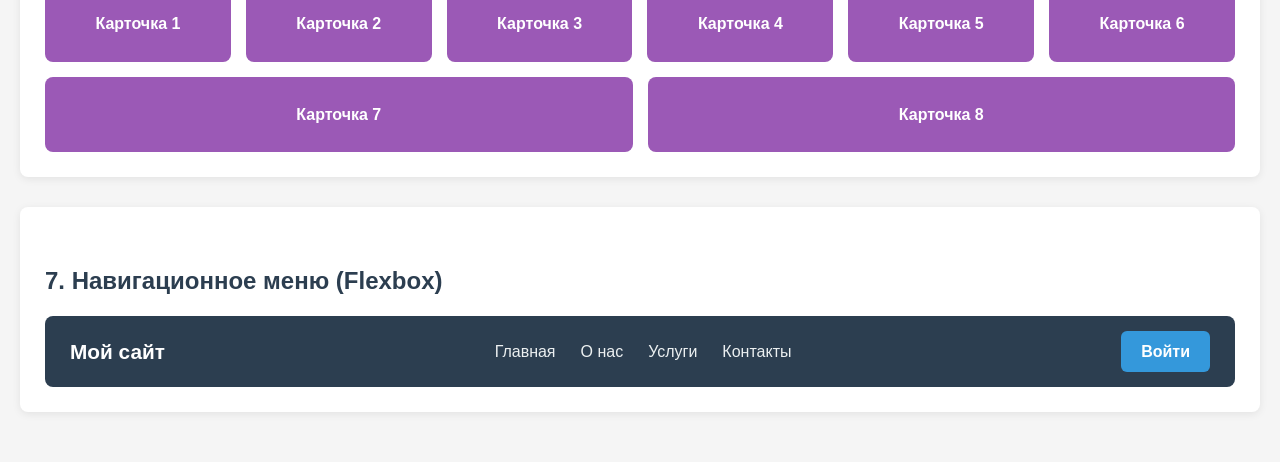
<file: Lesson-5/practice-5.html>
<!DOCTYPE html>
<html lang="ru">
<head>
    <meta charset="UTF-8">
    <meta name="viewport" content="width=device-width, initial-scale=1.0">
    <title>Урок 5 — Практика: Flexbox основы</title>
    <link rel="stylesheet" href="css/style.css">
</head>
<body>

    <main>
        <h1>Урок 5 — Flexbox основы</h1>

        <!-- Секция 1: Display Flex -->
        <section>
            <h2>1. display: flex — контейнер и элементы</h2>
            <div class="flex-container">
                <div class="flex-item">Элемент 1</div>
                <div class="flex-item">Элемент 2</div>
                <div class="flex-item">Элемент 3</div>
            </div>
        </section>

        <!-- Секция 2: Flex Direction -->
        <section>
            <h2>2. flex-direction</h2>

            <h3>row (по умолчанию)</h3>
            <div class="flex-container direction-row">
                <div class="flex-item">1</div>
                <div class="flex-item">2</div>
                <div class="flex-item">3</div>
            </div>

            <h3>column</h3>
            <div class="flex-container direction-column">
                <div class="flex-item">1</div>
                <div class="flex-item">2</div>
                <div class="flex-item">3</div>
            </div>

            <h3>row-reverse</h3>
            <div class="flex-container direction-row-reverse">
                <div class="flex-item">1</div>
                <div class="flex-item">2</div>
                <div class="flex-item">3</div>
            </div>
        </section>

        <!-- Секция 3: Justify-Content -->
        <section>
            <h2>3. justify-content</h2>

            <h3>flex-start</h3>
            <div class="flex-container justify-start">
                <div class="flex-item">1</div>
                <div class="flex-item">2</div>
                <div class="flex-item">3</div>
            </div>

            <h3>flex-end</h3>
            <div class="flex-container justify-end">
                <div class="flex-item">1</div>
                <div class="flex-item">2</div>
                <div class="flex-item">3</div>
            </div>

            <h3>center</h3>
            <div class="flex-container justify-center">
                <div class="flex-item">1</div>
                <div class="flex-item">2</div>
                <div class="flex-item">3</div>
            </div>

            <h3>space-between</h3>
            <div class="flex-container justify-between">
                <div class="flex-item">1</div>
                <div class="flex-item">2</div>
                <div class="flex-item">3</div>
            </div>

            <h3>space-around</h3>
            <div class="flex-container justify-around">
                <div class="flex-item">1</div>
                <div class="flex-item">2</div>
                <div class="flex-item">3</div>
            </div>

            <h3>space-evenly</h3>
            <div class="flex-container justify-evenly">
                <div class="flex-item">1</div>
                <div class="flex-item">2</div>
                <div class="flex-item">3</div>
            </div>
        </section>

        <!-- Секция 4: Align-Items -->
        <section>
            <h2>4. align-items</h2>

            <h3>stretch (по умолчанию)</h3>
            <div class="flex-container align-stretch">
                <div class="flex-item">Короткий</div>
                <div class="flex-item">Средний текст</div>
                <div class="flex-item">Очень длинный текст для наглядности</div>
            </div>

            <h3>flex-start</h3>
            <div class="flex-container align-start">
                <div class="flex-item">Короткий</div>
                <div class="flex-item">Средний текст</div>
                <div class="flex-item">Очень длинный текст</div>
            </div>

            <h3>flex-end</h3>
            <div class="flex-container align-end">
                <div class="flex-item">Короткий</div>
                <div class="flex-item">Средний текст</div>
                <div class="flex-item">Очень длинный текст</div>
            </div>

            <h3>center</h3>
            <div class="flex-container align-center">
                <div class="flex-item">Короткий</div>
                <div class="flex-item">Средний текст</div>
                <div class="flex-item">Очень длинный текст</div>
            </div>
        </section>

        <!-- Секция 5: Perfect Centering -->
        <section>
            <h2>5. Идеальное центрирование</h2>
            <div class="center-box">
                <div class="center-content">Я по центру!</div>
            </div>
        </section>

        <!-- Секция 6: Flex Wrap -->
        <section>
            <h2>6. flex-wrap: wrap и gap</h2>
            <div class="card-grid">
                <div class="card-grid-item">Карточка 1</div>
                <div class="card-grid-item">Карточка 2</div>
                <div class="card-grid-item">Карточка 3</div>
                <div class="card-grid-item">Карточка 4</div>
                <div class="card-grid-item">Карточка 5</div>
                <div class="card-grid-item">Карточка 6</div>
                <div class="card-grid-item">Карточка 7</div>
                <div class="card-grid-item">Карточка 8</div>
            </div>
        </section>

        <!-- Секция 7: Навигация на Flexbox -->
        <section>
            <h2>7. Навигационное меню (Flexbox)</h2>
            <nav class="nav-bar">
                <div class="nav-logo">Мой сайт</div>
                <ul class="nav-links">
                    <li><a href="#">Главная</a></li>
                    <li><a href="#">О нас</a></li>
                    <li><a href="#">Услуги</a></li>
                    <li><a href="#">Контакты</a></li>
                </ul>
                <div class="nav-button">Войти</div>
            </nav>
        </section>
    </main>

</body>
</html>
</file>
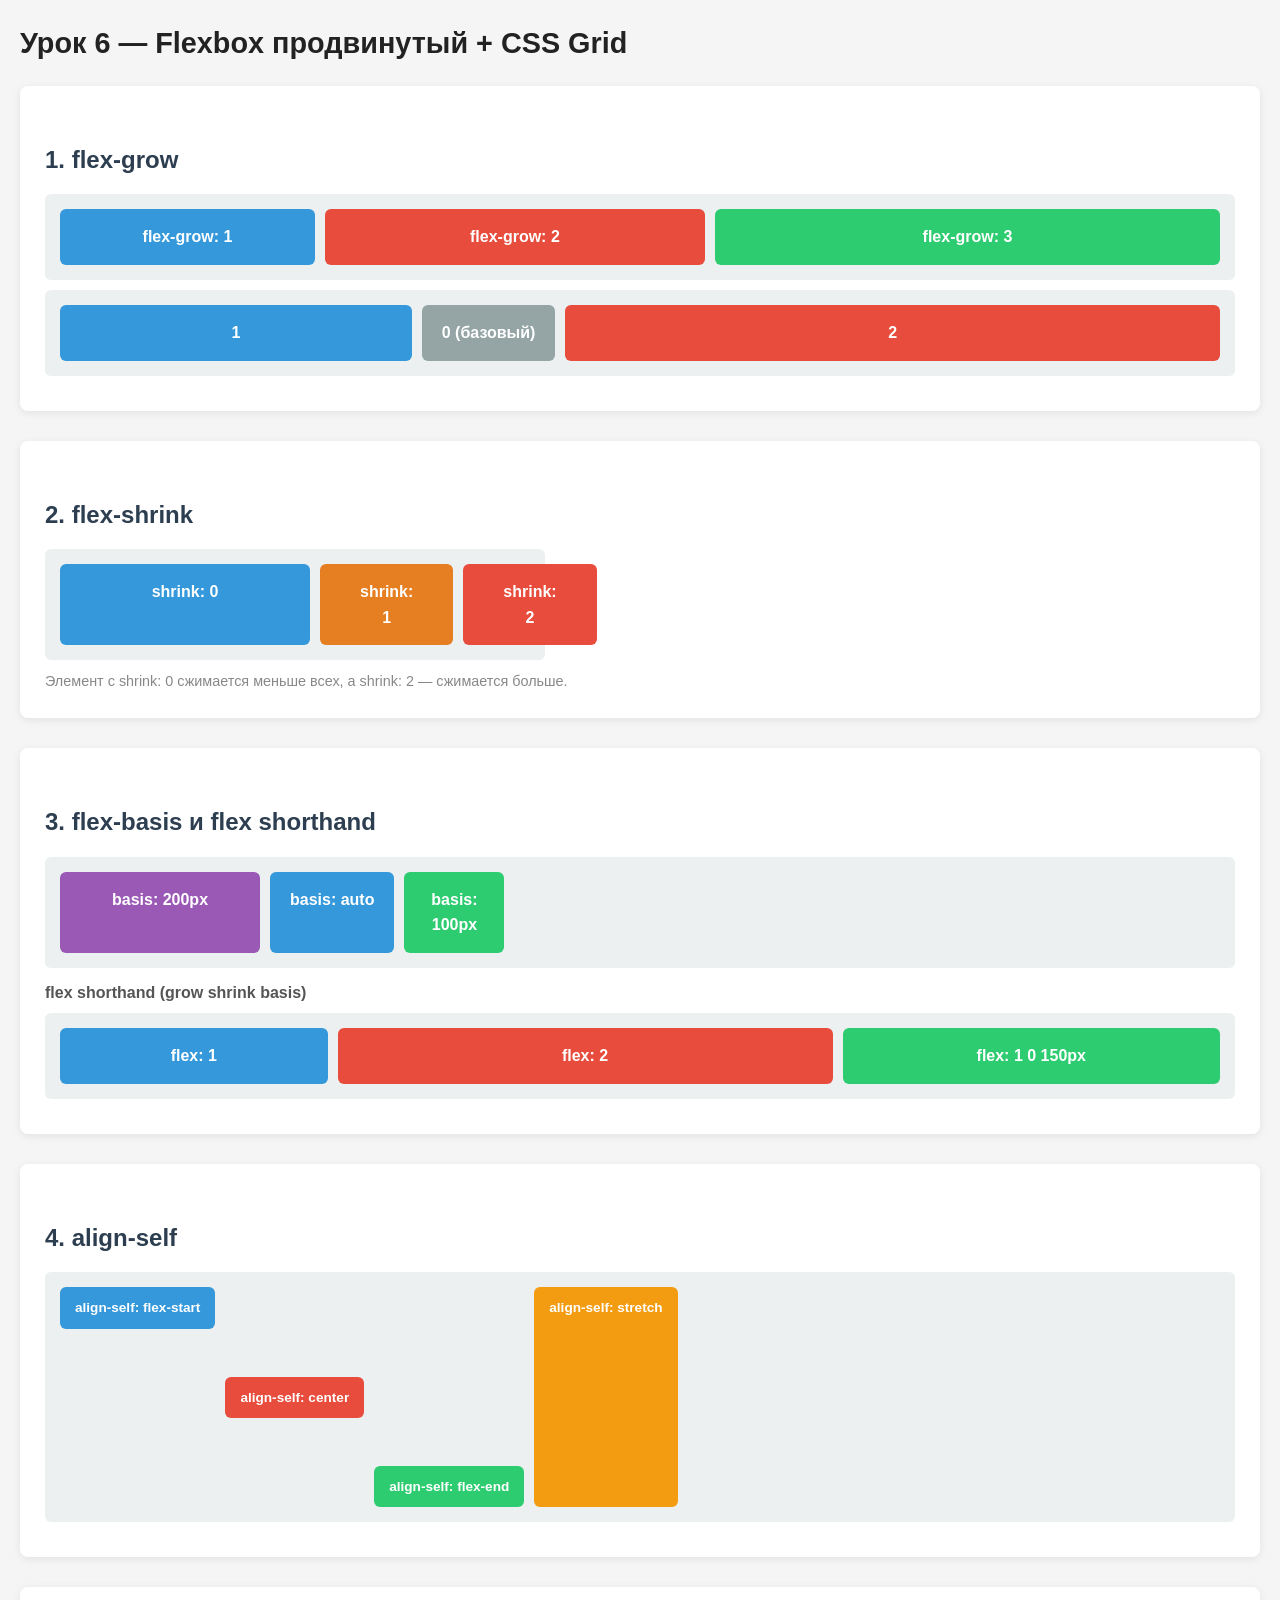
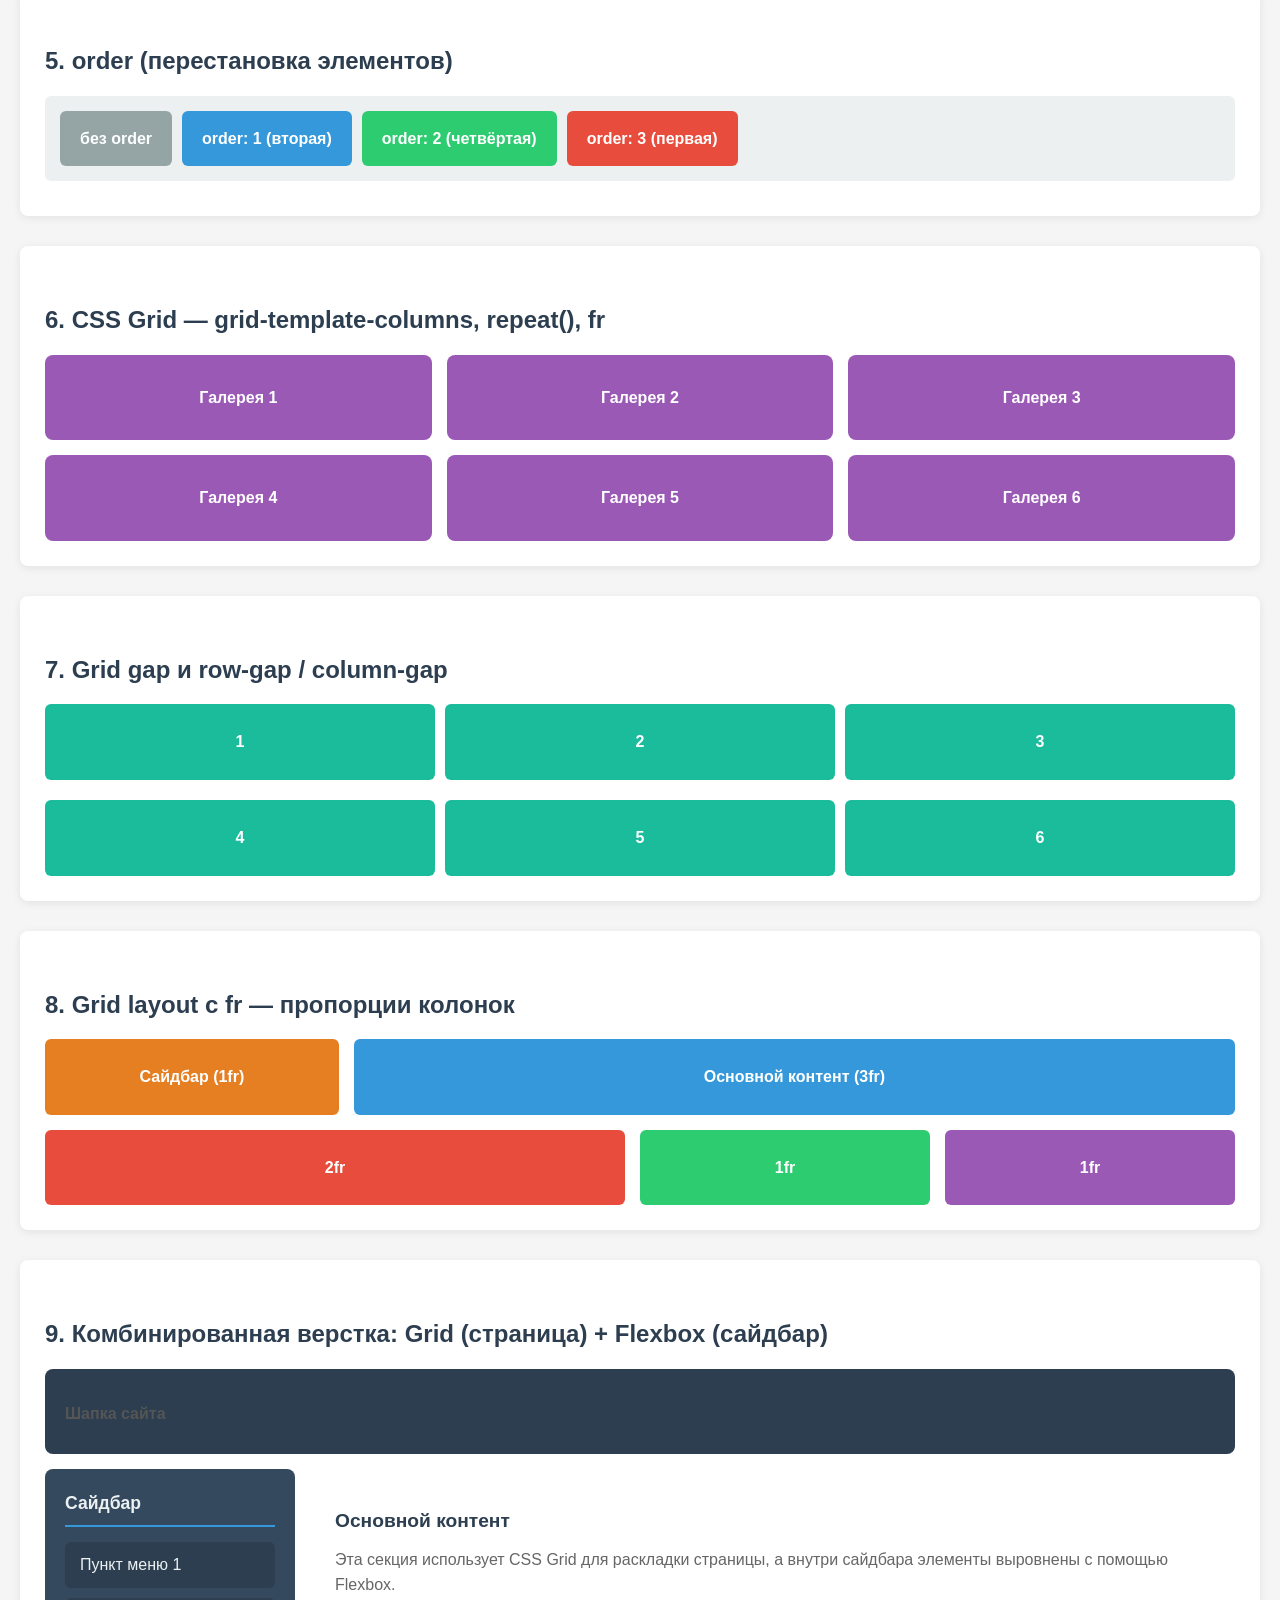
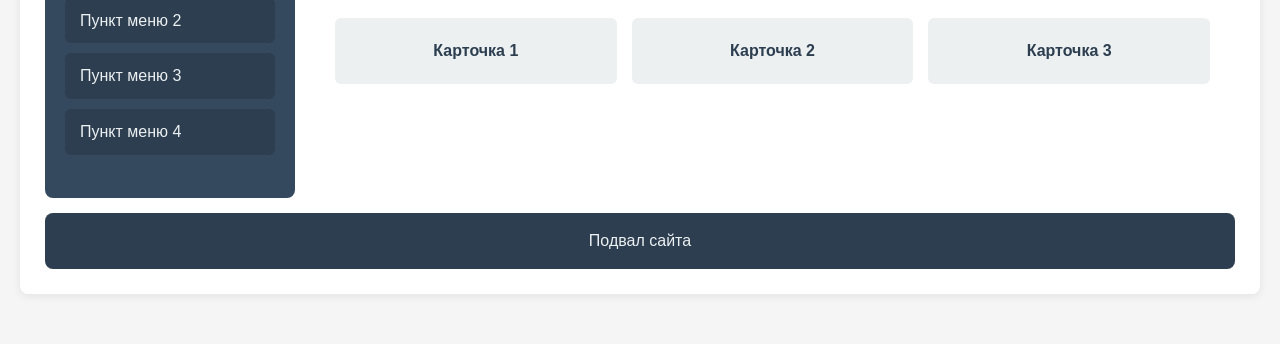
<file: Lesson-6/practice-6.html>
<!DOCTYPE html>
<html lang="ru">
<head>
    <meta charset="UTF-8">
    <meta name="viewport" content="width=device-width, initial-scale=1.0">
    <title>Урок 6 — Практика: Flexbox и Grid</title>
    <link rel="stylesheet" href="css/style.css">
</head>
<body>

    <main>
        <h1>Урок 6 — Flexbox продвинутый + CSS Grid</h1>

        <!-- Секция 1: Flex Grow -->
        <section>
            <h2>1. flex-grow</h2>
            <div class="flex-container grow-demo">
                <div class="grow-item grow-1">flex-grow: 1</div>
                <div class="grow-item grow-2">flex-grow: 2</div>
                <div class="grow-item grow-3">flex-grow: 3</div>
            </div>
            <div class="flex-container grow-demo">
                <div class="grow-item grow-1">1</div>
                <div class="grow-item">0 (базовый)</div>
                <div class="grow-item grow-2">2</div>
            </div>
        </section>

        <!-- Секция 2: Flex Shrink -->
        <section>
            <h2>2. flex-shrink</h2>
            <div class="flex-container shrink-demo">
                <div class="shrink-item shrink-0">shrink: 0</div>
                <div class="shrink-item shrink-1">shrink: 1</div>
                <div class="shrink-item shrink-2">shrink: 2</div>
            </div>
            <p style="margin-top: 10px; color: #888; font-size: 0.9rem;">
                Элемент с shrink: 0 сжимается меньше всех, а shrink: 2 — сжимается больше.
            </p>
        </section>

        <!-- Секция 3: Flex Basis и Flex Shorthand -->
        <section>
            <h2>3. flex-basis и flex shorthand</h2>
            <div class="flex-container basis-demo">
                <div class="basis-item basis-200">basis: 200px</div>
                <div class="basis-item basis-auto">basis: auto</div>
                <div class="basis-item basis-100">basis: 100px</div>
            </div>

            <h3>flex shorthand (grow shrink basis)</h3>
            <div class="flex-container shorthand-demo">
                <div class="shorthand-item shorthand-1">flex: 1</div>
                <div class="shorthand-item shorthand-2">flex: 2</div>
                <div class="shorthand-item shorthand-3">flex: 1 0 150px</div>
            </div>
        </section>

        <!-- Секция 4: Align Self -->
        <section>
            <h2>4. align-self</h2>
            <div class="flex-container alignSelf-demo">
                <div class="self-item self-start">align-self: flex-start</div>
                <div class="self-item self-center">align-self: center</div>
                <div class="self-item self-end">align-self: flex-end</div>
                <div class="self-item self-stretch">align-self: stretch</div>
            </div>
        </section>

        <!-- Секция 5: Order -->
        <section>
            <h2>5. order (перестановка элементов)</h2>
            <div class="flex-container order-demo">
                <div class="order-item order-3">order: 3 (первая)</div>
                <div class="order-item order-1">order: 1 (вторая)</div>
                <div class="order-item order-default">без order</div>
                <div class="order-item order-2">order: 2 (четвёртая)</div>
            </div>
        </section>

        <!-- Секция 6: CSS Grid — Repeat и fr -->
        <section>
            <h2>6. CSS Grid — grid-template-columns, repeat(), fr</h2>
            <div class="grid-gallery">
                <div class="gallery-item">Галерея 1</div>
                <div class="gallery-item">Галерея 2</div>
                <div class="gallery-item">Галерея 3</div>
                <div class="gallery-item">Галерея 4</div>
                <div class="gallery-item">Галерея 5</div>
                <div class="gallery-item">Галерея 6</div>
            </div>
        </section>

        <!-- Секция 7: Grid Gap -->
        <section>
            <h2>7. Grid gap и row-gap / column-gap</h2>
            <div class="grid-gap-demo">
                <div class="gap-item">1</div>
                <div class="gap-item">2</div>
                <div class="gap-item">3</div>
                <div class="gap-item">4</div>
                <div class="gap-item">5</div>
                <div class="gap-item">6</div>
            </div>
        </section>

        <!-- Секция 8: Grid Layout с fr -->
        <section>
            <h2>8. Grid layout с fr — пропорции колонок</h2>
            <div class="grid-layout-demo">
                <div class="layout-item layout-sidebar">Сайдбар (1fr)</div>
                <div class="layout-item layout-main">Основной контент (3fr)</div>
            </div>
            <div class="grid-three-demo">
                <div class="layout-item">2fr</div>
                <div class="layout-item">1fr</div>
                <div class="layout-item">1fr</div>
            </div>
        </section>

        <!-- Секция 9: Комбинированная верстка — Grid + Flexbox -->
        <section>
            <h2>9. Комбинированная верстка: Grid (страница) + Flexbox (сайдбар)</h2>
            <div class="page-layout">
                <header class="page-header">
                    <h3>Шапка сайта</h3>
                </header>
                <aside class="page-sidebar">
                    <h4>Сайдбар</h4>
                    <ul class="sidebar-list">
                        <li>Пункт меню 1</li>
                        <li>Пункт меню 2</li>
                        <li>Пункт меню 3</li>
                        <li>Пункт меню 4</li>
                    </ul>
                </aside>
                <article class="page-content">
                    <h3>Основной контент</h3>
                    <p>Эта секция использует CSS Grid для раскладки страницы, а внутри сайдбара элементы выровнены с помощью Flexbox.</p>
                    <div class="content-cards">
                        <div class="content-card">Карточка 1</div>
                        <div class="content-card">Карточка 2</div>
                        <div class="content-card">Карточка 3</div>
                    </div>
                </article>
                <footer class="page-footer">
                    <p>Подвал сайта</p>
                </footer>
            </div>
        </section>
    </main>

</body>
</html>
</file>
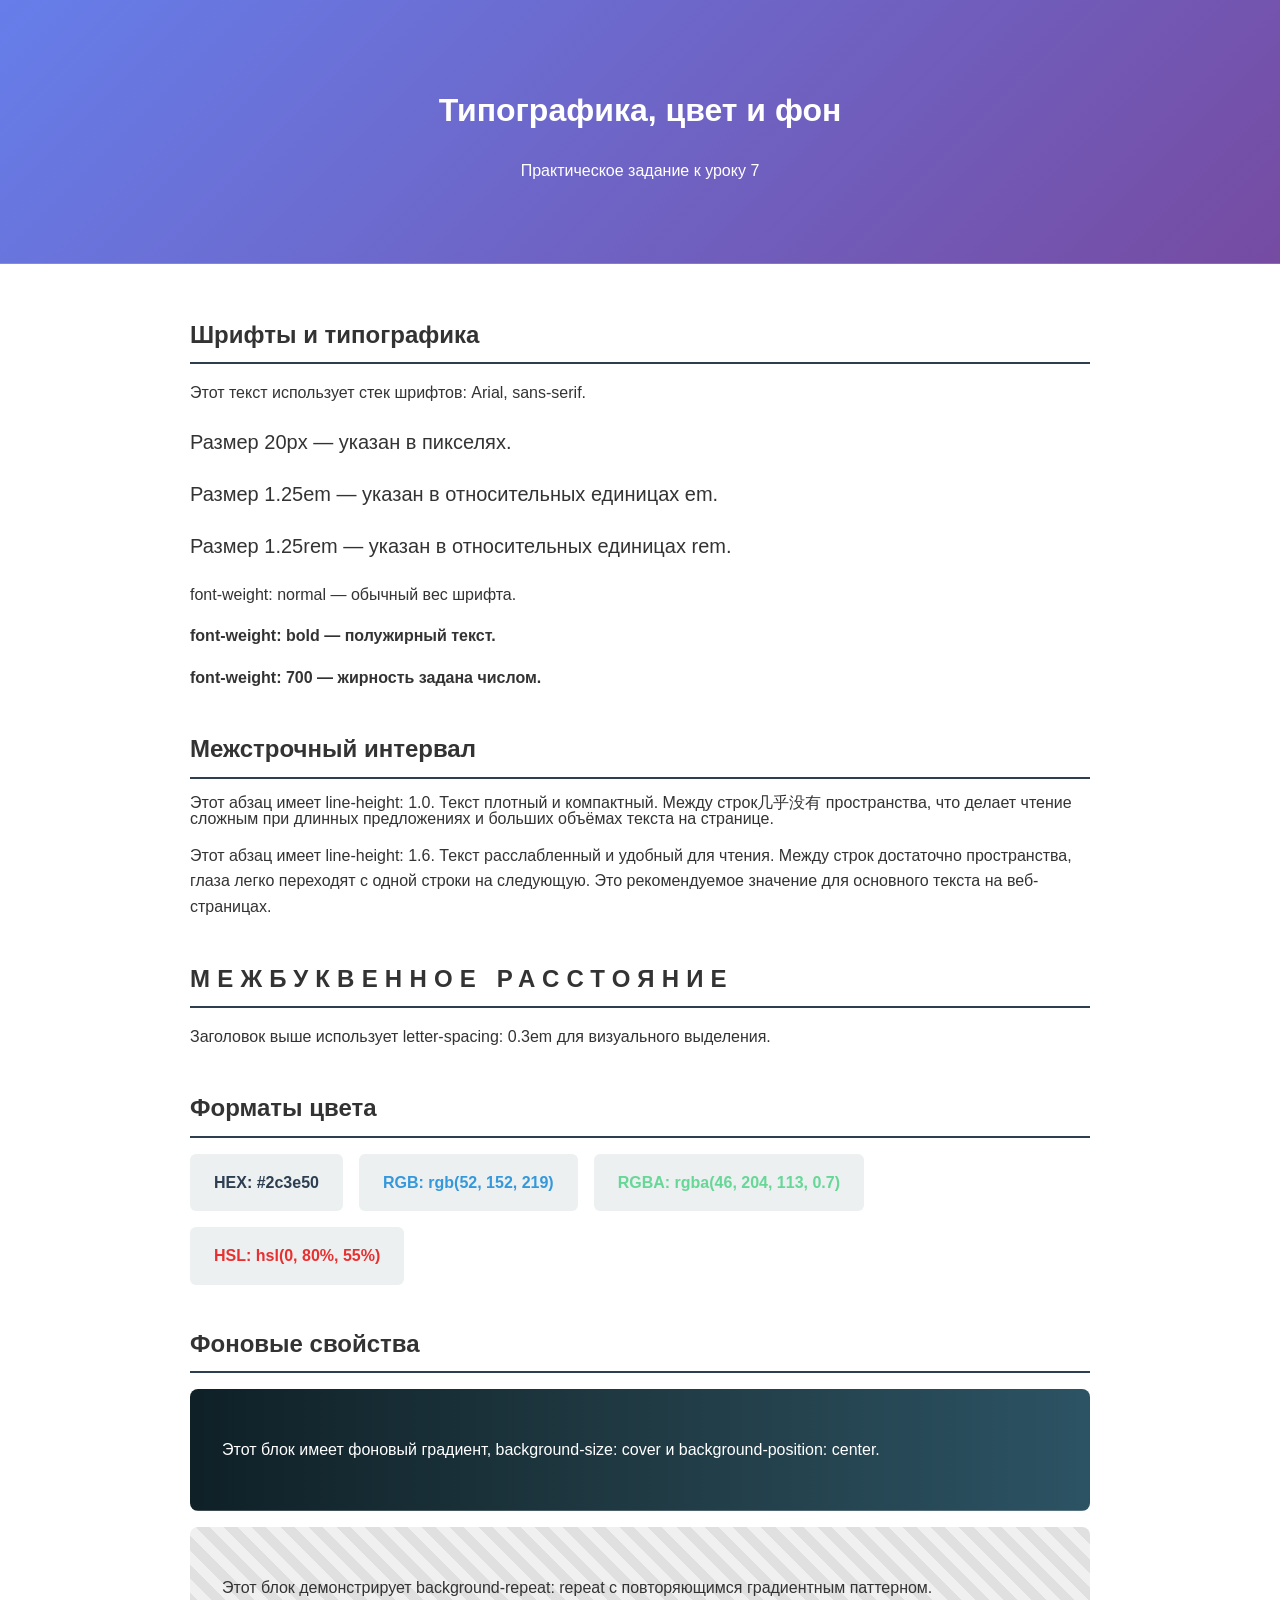
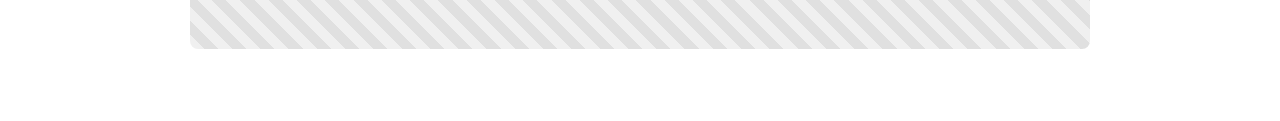
<file: Lesson-7/practice-7.html>
<!DOCTYPE html>
<html lang="ru">
<head>
    <meta charset="UTF-8">
    <meta name="viewport" content="width=device-width, initial-scale=1.0">
    <title>Урок 7 — Практика: Типографика, цвет, фон</title>
    <link rel="stylesheet" href="css/style.css">
</head>
<body>

    <header class="hero">
        <h1>Типографика, цвет и фон</h1>
        <p>Практическое задание к уроку 7</p>
    </header>

    <main class="container">

        <section class="demo">
            <h2>Шрифты и типографика</h2>
            <p class="font-stack">Этот текст использует стек шрифтов: Arial, sans-serif.</p>
            <p class="size-px">Размер 20px — указан в пикселях.</p>
            <p class="size-em">Размер 1.25em — указан в относительных единицах em.</p>
            <p class="size-rem">Размер 1.25rem — указан в относительных единицах rem.</p>
            <p class="weight-normal">font-weight: normal — обычный вес шрифта.</p>
            <p class="weight-bold">font-weight: bold — полужирный текст.</p>
            <p class="weight-700">font-weight: 700 — жирность задана числом.</p>
        </section>

        <section class="demo">
            <h2>Межстрочный интервал</h2>
            <p class="line-tight">Этот абзац имеет line-height: 1.0. Текст плотный и компактный. Между строк几乎没有 пространства, что делает чтение сложным при длинных предложениях и больших объёмах текста на странице.</p>
            <p class="line-relaxed">Этот абзац имеет line-height: 1.6. Текст расслабленный и удобный для чтения. Между строк достаточно пространства, глаза легко переходят с одной строки на следующую. Это рекомендуемое значение для основного текста на веб-страницах.</p>
        </section>

        <section class="demo">
            <h2 class="tracking">Межбуквенное расстояние</h2>
            <p>Заголовок выше использует letter-spacing: 0.3em для визуального выделения.</p>
        </section>

        <section class="demo">
            <h2>Форматы цвета</h2>
            <div class="color-swatches">
                <div class="swatch hex">HEX: #2c3e50</div>
                <div class="swatch rgb">RGB: rgb(52, 152, 219)</div>
                <div class="swatch rgba">RGBA: rgba(46, 204, 113, 0.7)</div>
                <div class="swatch hsl">HSL: hsl(0, 80%, 55%)</div>
            </div>
        </section>

        <section class="demo">
            <h2>Фоновые свойства</h2>
            <div class="bg-demo">
                <p>Этот блок имеет фоновый градиент, background-size: cover и background-position: center.</p>
            </div>
            <div class="bg-repeat-demo">
                <p>Этот блок демонстрирует background-repeat: repeat с повторяющимся градиентным паттерном.</p>
            </div>
        </section>

    </main>

</body>
</html>
</file>
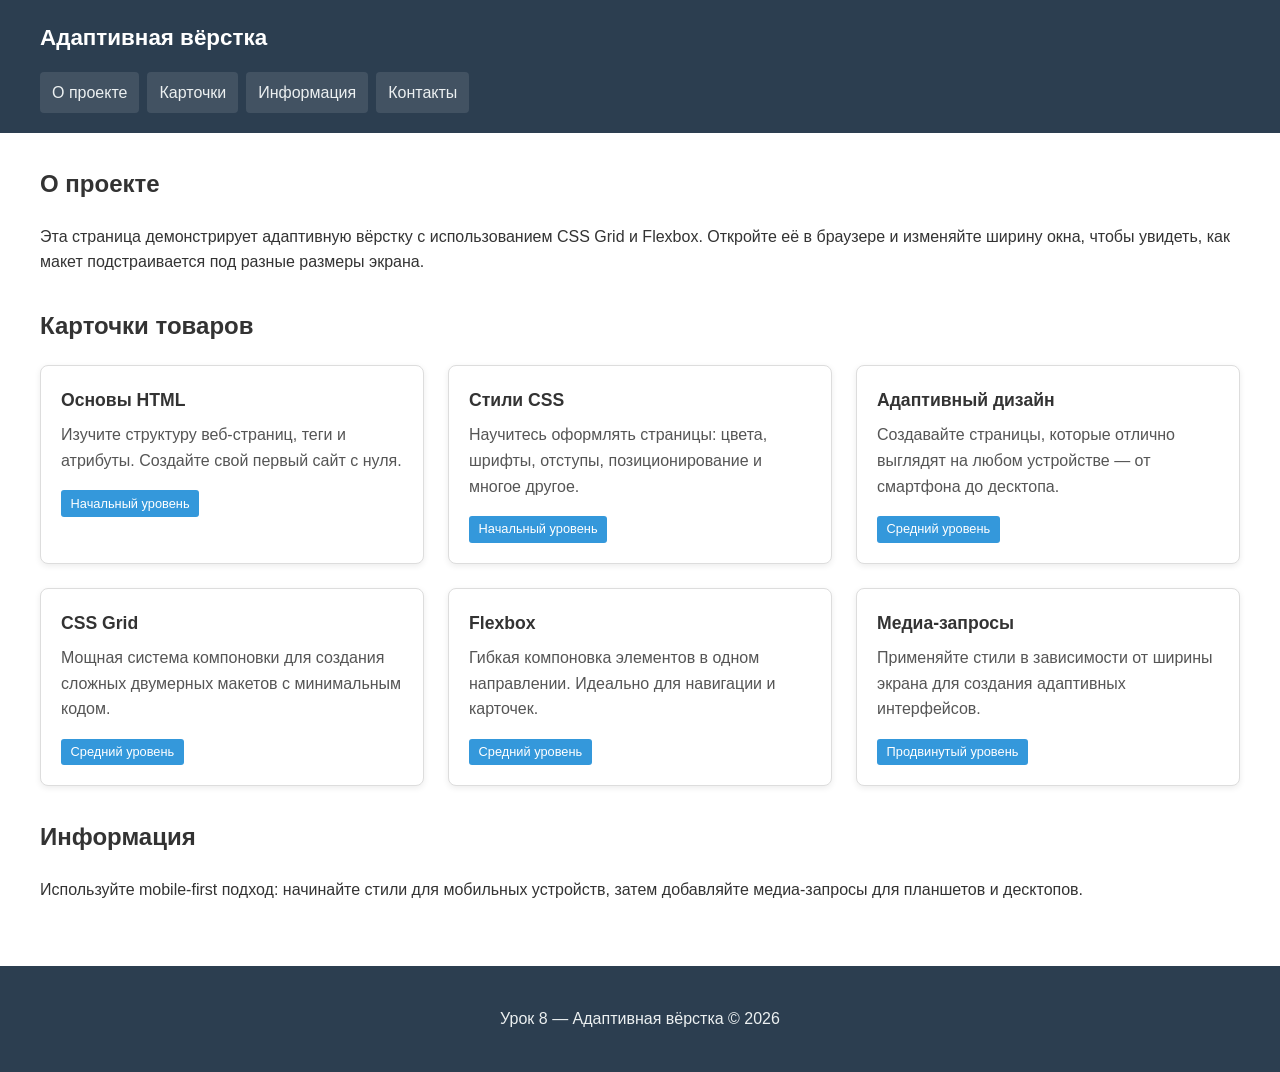
<file: Lesson-8/practice-8.html>
<!DOCTYPE html>
<html lang="ru">
<head>
    <meta charset="UTF-8">
    <meta name="viewport" content="width=device-width, initial-scale=1.0">
    <title>Урок 8 — Практика: Адаптивная вёрстка</title>
    <link rel="stylesheet" href="css/style.css">
</head>
<body>

    <header class="header">
        <div class="header__inner">
            <h1 class="header__title">Адаптивная вёрстка</h1>
            <nav class="nav">
                <a href="#about" class="nav__link">О проекте</a>
                <a href="#cards" class="nav__link">Карточки</a>
                <a href="#info" class="nav__link">Информация</a>
                <a href="#contact" class="nav__link">Контакты</a>
            </nav>
        </div>
    </header>

    <main class="container">

        <section id="about" class="section">
            <h2>О проекте</h2>
            <p>Эта страница демонстрирует адаптивную вёрстку с использованием CSS Grid и Flexbox. Откройте её в браузере и изменяйте ширину окна, чтобы увидеть, как макет подстраивается под разные размеры экрана.</p>
        </section>

        <section id="cards" class="section">
            <h2>Карточки товаров</h2>
            <div class="grid">
                <div class="card">
                    <div class="card__body">
                        <h3 class="card__title">Основы HTML</h3>
                        <p class="card__text">Изучите структуру веб-страниц, теги и атрибуты. Создайте свой первый сайт с нуля.</p>
                        <span class="card__tag">Начальный уровень</span>
                    </div>
                </div>
                <div class="card">
                    <div class="card__body">
                        <h3 class="card__title">Стили CSS</h3>
                        <p class="card__text">Научитесь оформлять страницы: цвета, шрифты, отступы, позиционирование и многое другое.</p>
                        <span class="card__tag">Начальный уровень</span>
                    </div>
                </div>
                <div class="card">
                    <div class="card__body">
                        <h3 class="card__title">Адаптивный дизайн</h3>
                        <p class="card__text">Создавайте страницы, которые отлично выглядят на любом устройстве — от смартфона до десктопа.</p>
                        <span class="card__tag">Средний уровень</span>
                    </div>
                </div>
                <div class="card">
                    <div class="card__body">
                        <h3 class="card__title">CSS Grid</h3>
                        <p class="card__text">Мощная система компоновки для создания сложных двумерных макетов с минимальным кодом.</p>
                        <span class="card__tag">Средний уровень</span>
                    </div>
                </div>
                <div class="card">
                    <div class="card__body">
                        <h3 class="card__title">Flexbox</h3>
                        <p class="card__text">Гибкая компоновка элементов в одном направлении. Идеально для навигации и карточек.</p>
                        <span class="card__tag">Средний уровень</span>
                    </div>
                </div>
                <div class="card">
                    <div class="card__body">
                        <h3 class="card__title">Медиа-запросы</h3>
                        <p class="card__text">Применяйте стили в зависимости от ширины экрана для создания адаптивных интерфейсов.</p>
                        <span class="card__tag">Продвинутый уровень</span>
                    </div>
                </div>
            </div>
        </section>

        <section id="info" class="section">
            <h2>Информация</h2>
            <p>Используйте mobile-first подход: начинайте стили для мобильных устройств, затем добавляйте медиа-запросы для планшетов и десктопов.</p>
        </section>

    </main>

    <footer class="footer">
        <p>Урок 8 — Адаптивная вёрстка &copy; 2026</p>
    </footer>

</body>
</html>
</file>
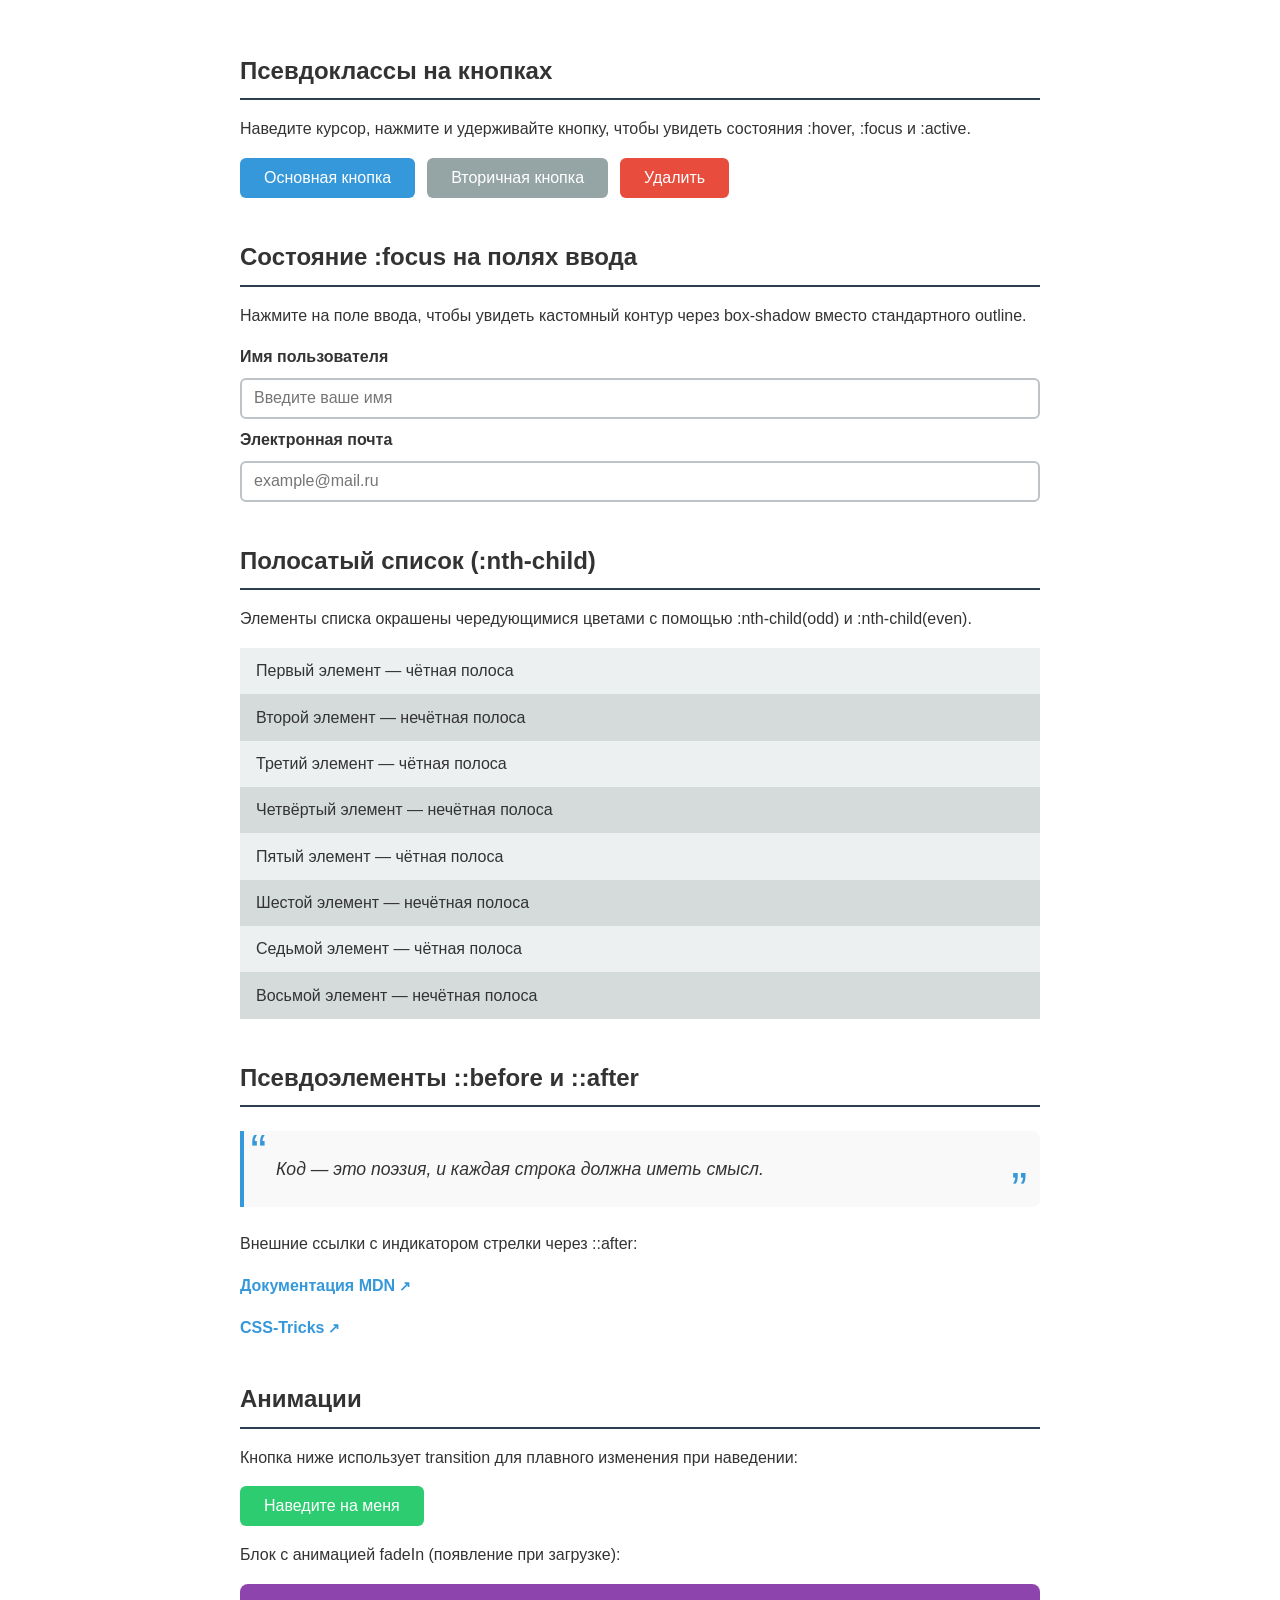
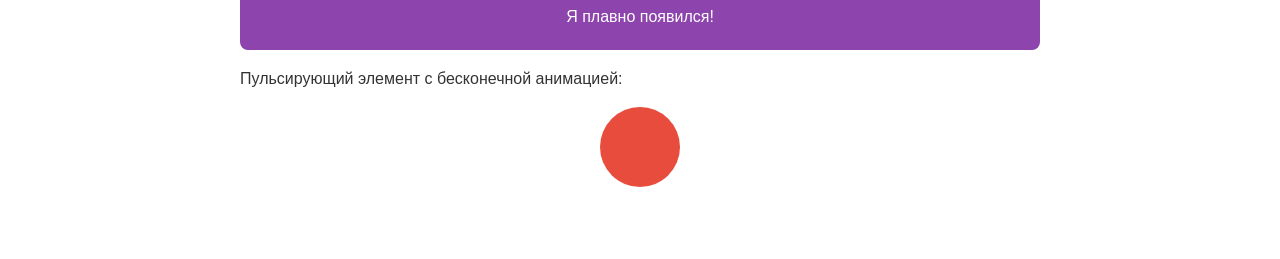
<file: Lesson-9/practice-9.html>
<!DOCTYPE html>
<html lang="ru">
<head>
    <meta charset="UTF-8">
    <meta name="viewport" content="width=device-width, initial-scale=1.0">
    <title>Урок 9 — Практика: Псевдоклассы, анимации</title>
    <link rel="stylesheet" href="css/style.css">
</head>
<body>

    <main class="container">

        <section class="demo">
            <h2>Псевдоклассы на кнопках</h2>
            <p>Наведите курсор, нажмите и удерживайте кнопку, чтобы увидеть состояния :hover, :focus и :active.</p>
            <div class="button-group">
                <button class="btn">Основная кнопка</button>
                <button class="btn btn--secondary">Вторичная кнопка</button>
                <button class="btn btn--danger">Удалить</button>
            </div>
        </section>

        <section class="demo">
            <h2>Состояние :focus на полях ввода</h2>
            <p>Нажмите на поле ввода, чтобы увидеть кастомный контур через box-shadow вместо стандартного outline.</p>
            <form class="form">
                <label class="form__label" for="name">Имя пользователя</label>
                <input class="form__input" type="text" id="name" placeholder="Введите ваше имя">
                <label class="form__label" for="email">Электронная почта</label>
                <input class="form__input" type="email" id="email" placeholder="example@mail.ru">
            </form>
        </section>

        <section class="demo">
            <h2>Полосатый список (:nth-child)</h2>
            <p>Элементы списка окрашены чередующимися цветами с помощью :nth-child(odd) и :nth-child(even).</p>
            <ol class="zebra-list">
                <li>Первый элемент — чётная полоса</li>
                <li>Второй элемент — нечётная полоса</li>
                <li>Третий элемент — чётная полоса</li>
                <li>Четвёртый элемент — нечётная полоса</li>
                <li>Пятый элемент — чётная полоса</li>
                <li>Шестой элемент — нечётная полоса</li>
                <li>Седьмой элемент — чётная полоса</li>
                <li>Восьмой элемент — нечётная полоса</li>
            </ol>
        </section>

        <section class="demo">
            <h2>Псевдоэлементы ::before и ::after</h2>
            <blockquote class="quote">
                Код — это поэзия, и каждая строка должна иметь смысл.
            </blockquote>
            <p>Внешние ссылки с индикатором стрелки через ::after:</p>
            <p>
                <a class="external-link" href="https://developer.mozilla.org/ru/" target="_blank" rel="noopener noreferrer">Документация MDN</a>
            </p>
            <p>
                <a class="external-link" href="https://css-tricks.com" target="_blank" rel="noopener noreferrer">CSS-Tricks</a>
            </p>
        </section>

        <section class="demo">
            <h2>Анимации</h2>
            <p>Кнопка ниже использует transition для плавного изменения при наведении:</p>
            <button class="btn btn--animated">Наведите на меня</button>

            <p>Блок с анимацией fadeIn (появление при загрузке):</p>
            <div class="fade-box">Я плавно появился!</div>

            <p>Пульсирующий элемент с бесконечной анимацией:</p>
            <div class="pulse-box"></div>
        </section>

    </main>

</body>
</html>
</file>
<file: Lesson-10/css/style.css>
/* ========================================
   CSS Course Final Project - Style Sheet
   ======================================== */

/* Reset (Lesson 1, 3, 10) */
*,
*::before,
*::after {
  margin: 0;
  padding: 0;
  box-sizing: border-box;
}

/* CSS Custom Properties (Lesson 10) */
:root {
  --color-primary: hsl(210, 70%, 50%);
  --color-primary-dark: hsl(210, 70%, 40%);
  --color-text: #2c3e50;
  --color-bg: #f9f9f9;
  --color-border: #e0e0e0;
  --color-white: #ffffff;
  --color-card-bg: #ffffff;
  --color-footer-bg: hsl(210, 30%, 25%);
  --shadow-card: 0 2px 8px rgba(0, 0, 0, 0.1);
  --shadow-card-hover: 0 6px 16px rgba(0, 0, 0, 0.15);
  --radius: 8px;
  --max-width: 1100px;
}

/* Typography (Lesson 7) */
html {
  font-size: 16px;
}

body {
  font-family: Arial, sans-serif;
  font-size: 1rem;
  line-height: 1.6;
  color: var(--color-text);
  background-color: var(--color-bg);
}

h1 {
  font-size: 2rem;
  line-height: 1.2;
  margin-bottom: 1rem;
}

h2 {
  font-size: 1.5rem;
  line-height: 1.3;
  margin-bottom: 0.75rem;
}

h3 {
  font-size: 1.2rem;
  line-height: 1.4;
  margin-bottom: 0.5rem;
}

p {
  margin-bottom: 1rem;
}

a {
  color: var(--color-primary);
  text-decoration: none;
  transition: color 0.3s ease;  /* Transition (Lesson 9) */
}

a:hover {
  color: var(--color-primary-dark);
}

ul,
ol {
  padding-left: 1.5rem;
  margin-bottom: 1rem;
}

li {
  margin-bottom: 0.4rem;
}

img {
  max-width: 100%;
  height: auto;
  display: block;
}

/* Layout utilities */
.container {
  width: 90%;
  max-width: var(--max-width);
  margin: 0 auto;
}

/* ========================================
   Header (Lesson 5 - Flexbox, Lesson 4 - Sticky)
   ======================================== */
.site-header {
  background-color: var(--color-white);
  box-shadow: var(--shadow-card);
  position: sticky;
  top: 0;
  z-index: 10;
}

.header-inner {
  display: flex;
  flex-direction: column;
  align-items: center;
  padding: 1rem 0;
  gap: 1rem;
}

.site-logo {
  font-size: 1.3rem;
  font-weight: bold;
  color: var(--color-primary);
}

.nav-links {
  display: flex;
  flex-direction: column;
  gap: 0.75rem;
  list-style: none;
  padding: 0;
}

/* Selectors - descendant (Lesson 2) */
.nav-links a {
  color: var(--color-text);
  padding: 0.3rem 0.6rem;
  border-radius: var(--radius);
  transition: background-color 0.3s ease, color 0.3s ease;  /* Transition (Lesson 9) */
}

.nav-links a:hover {
  background-color: var(--color-primary);
  color: var(--color-white);
}

/* Pseudo-class :focus (Lesson 9) */
.nav-links a:focus {
  outline: 2px solid var(--color-primary);
  outline-offset: 2px;
}

.nav-links a[aria-current="page"] {
  background-color: var(--color-primary);
  color: var(--color-white);
  font-weight: bold;
}

/* ========================================
   Hero Section (Lesson 7 - Backgrounds)
   ======================================== */
.hero {
  background: linear-gradient(135deg, hsl(210, 70%, 50%), hsl(210, 50%, 35%));
  color: var(--color-white);
  padding: 4rem 0;
  text-align: center;
}

.hero h1 {
  font-size: 2.5rem;
  margin-bottom: 0.5rem;
}

.hero p {
  font-size: 1.15rem;
  opacity: 0.9;
  margin-bottom: 1.5rem;
}

/* Button with transitions & pseudo-classes (Lesson 9) */
.btn {
  display: inline-block;
  padding: 0.75rem 1.8rem;
  background-color: var(--color-white);
  color: var(--color-primary);
  border: 2px solid var(--color-white);
  border-radius: var(--radius);
  font-size: 1rem;
  font-weight: bold;
  cursor: pointer;
  text-decoration: none;
  transition: background-color 0.3s ease, color 0.3s ease, transform 0.2s ease;
}

.btn:hover {
  background-color: transparent;
  color: var(--color-white);
}

.btn:focus {
  outline: 2px solid var(--color-white);
  outline-offset: 3px;
}

.btn-primary {
  background-color: var(--color-primary);
  color: var(--color-white);
  border-color: var(--color-primary);
}

.btn-primary:hover {
  background-color: var(--color-primary-dark);
  border-color: var(--color-primary-dark);
}

/* ========================================
   Sections & Titles
   ======================================== */
.section {
  padding: 3rem 0;
}

/* Pseudo-element ::after (Lesson 9) */
.section-title {
  text-align: center;
  margin-bottom: 2rem;
  position: relative;
  display: inline-block;
}

.section-title::after {
  content: "";
  display: block;
  width: 60px;
  height: 3px;
  background-color: var(--color-primary);
  margin: 0.5rem auto 0;
  border-radius: 2px;
}

.section-title {
  display: block;
  text-align: center;
}

/* ========================================
   Cards Grid (Lesson 6 - Grid)
   ======================================== */
.cards-grid {
  display: grid;
  grid-template-columns: 1fr;
  gap: 1.5rem;
}

/* Box model (Lesson 3) */
.card {
  background-color: var(--color-card-bg);
  border: 1px solid var(--color-border);
  border-radius: var(--radius);
  padding: 1.5rem;
  box-shadow: var(--shadow-card);
  transition: box-shadow 0.3s ease, transform 0.3s ease;  /* Transition (Lesson 9) */
}

.card:hover {
  box-shadow: var(--shadow-card-hover);
  transform: translateY(-3px);
}

.card figure {
  margin-bottom: 1rem;
}

.card figcaption {
  font-size: 0.85rem;
  color: #888;
  margin-top: 0.3rem;
  text-align: center;
}

.card h3 {
  color: var(--color-primary);
  margin-bottom: 0.5rem;
}

.card .tag {
  display: inline-block;
  background-color: hsl(210, 70%, 95%);
  color: var(--color-primary);
  padding: 0.15rem 0.6rem;
  border-radius: 20px;
  font-size: 0.8rem;
  margin-top: 0.5rem;
  margin-right: 0.3rem;
}

/* Code element (Lesson 7 typography) */
.card code {
  background-color: #f0f0f0;
  padding: 0.15rem 0.4rem;
  border-radius: 4px;
  font-size: 0.85rem;
  color: hsl(210, 70%, 40%);
}

/* ========================================
   About Page
   ======================================== */
.about-content {
  background-color: var(--color-white);
  border: 1px solid var(--color-border);
  border-radius: var(--radius);
  padding: 2rem;
  box-shadow: var(--shadow-card);
  margin-bottom: 2rem;
}

.about-content h2 {
  color: var(--color-primary);
  border-bottom: 2px solid var(--color-border);
  padding-bottom: 0.5rem;
  margin-bottom: 1rem;
}

.about-content h3 {
  color: var(--color-primary-dark);
  margin-top: 1.5rem;
}

/* Grouped selectors (Lesson 2) */
.skills-list,
.tools-list {
  margin-bottom: 1.5rem;
}

.skills-list li,
.tools-list li {
  padding: 0.3rem 0;
}

strong {
  font-weight: bold;
  color: var(--color-primary-dark);
}

em {
  font-style: italic;
  color: #555;
}

/* ========================================
   Projects Page
   ======================================== */
.project-card .project-info {
  display: flex;
  flex-direction: column;
  justify-content: space-between;
  flex: 1;
}

.project-card .project-link {
  display: inline-block;
  margin-top: 1rem;
  color: var(--color-primary);
  font-weight: bold;
  transition: color 0.3s ease;
}

.project-card .project-link:hover {
  color: var(--color-primary-dark);
  text-decoration: underline;
}

/* ========================================
   Contact Page
   ======================================== */
/* Form styling with box model (Lesson 3) */
.contact-form {
  background-color: var(--color-white);
  border: 1px solid var(--color-border);
  border-radius: var(--radius);
  padding: 2rem;
  box-shadow: var(--shadow-card);
  margin-bottom: 2rem;
}

/* Fieldset & legend (accessibility) */
.contact-form fieldset {
  border: 1px solid var(--color-border);
  border-radius: var(--radius);
  padding: 1.5rem;
  margin-bottom: 1rem;
}

.contact-form legend {
  font-weight: bold;
  color: var(--color-primary);
  padding: 0 0.5rem;
}

.form-group {
  margin-bottom: 1.2rem;
}

.form-group label {
  display: block;
  margin-bottom: 0.3rem;
  font-weight: bold;
  color: var(--color-text);
}

/* Input styling with pseudo-class :focus (Lesson 9) */
.form-group input,
.form-group textarea {
  width: 100%;
  padding: 0.65rem 0.9rem;
  border: 1px solid var(--color-border);
  border-radius: var(--radius);
  font-family: inherit;
  font-size: 1rem;
  color: var(--color-text);
  transition: border-color 0.3s ease, box-shadow 0.3s ease;  /* Transition */
}

.form-group input:focus,
.form-group textarea:focus {
  outline: none;
  border-color: var(--color-primary);
  box-shadow: 0 0 0 3px hsla(210, 70%, 50%, 0.2);
}

.form-group textarea {
  min-height: 120px;
  resize: vertical;
}

/* Table styling (Lesson 3 box model) */
.contact-table {
  background-color: var(--color-white);
  border: 1px solid var(--color-border);
  border-radius: var(--radius);
  overflow: hidden;
  box-shadow: var(--shadow-card);
}

.contact-table caption {
  font-size: 1.1rem;
  font-weight: bold;
  color: var(--color-primary);
  padding: 1rem;
  text-align: left;
  background-color: hsl(210, 70%, 96%);
  border-bottom: 1px solid var(--color-border);
}

.contact-table table {
  width: 100%;
  border-collapse: collapse;
}

.contact-table th,
.contact-table td {
  padding: 0.75rem 1rem;
  text-align: left;
  border-bottom: 1px solid var(--color-border);
}

.contact-table th {
  background-color: hsl(210, 70%, 96%);
  font-weight: bold;
  color: var(--color-text);
}

.contact-table tr:last-child td {
  border-bottom: none;
}

.contact-table a {
  color: var(--color-primary);
  font-weight: bold;
}

.contact-table a:hover {
  text-decoration: underline;
}

/* ========================================
   Footer
   ======================================== */
.site-footer {
  background-color: var(--color-footer-bg);
  color: hsl(0, 0%, 85%);
  text-align: center;
  padding: 1.5rem 0;
  margin-top: 2rem;
  font-size: 0.9rem;
}

.site-footer a {
  color: hsl(0, 0%, 100%);
}

.site-footer a:hover {
  text-decoration: underline;
}

/* ========================================
   Responsive Design (Lesson 8)
   Base: mobile-first (column nav, 1 col grid)
   ======================================== */

/* Tablet: min-width 768px */
@media (min-width: 768px) {
  .header-inner {
    flex-direction: row;
    justify-content: space-between;
    padding: 1rem 0;
  }

  .nav-links {
    flex-direction: row;
    gap: 1.5rem;
  }

  .cards-grid {
    grid-template-columns: repeat(2, 1fr);
  }

  .hero {
    padding: 5rem 0;
  }

  .hero h1 {
    font-size: 3rem;
  }

  .section {
    padding: 4rem 0;
  }
}

/* Desktop: min-width 1024px */
@media (min-width: 1024px) {
  .cards-grid {
    grid-template-columns: repeat(3, 1fr);
  }

  html {
    font-size: 18px;
  }

  .hero {
    padding: 6rem 0;
  }

  .hero h1 {
    font-size: 3.2rem;
  }

  .section {
    padding: 5rem 0;
  }

  .about-content {
    padding: 3rem;
  }

  .contact-form {
    padding: 3rem;
  }
}
</file>
<file: Lesson-1/css/style.css>
/*
 * Внешний CSS-файл — Урок 1: Синтаксис и подключение
 * Этот файл подключается к HTML через тег <link> в секции <head>.
 * Комментарии в CSS записываются между /* и *\/.
 */

/* Стили для body — теговый селектор */
body {
  background-color: #f5f5f5;
  font-family: Arial, Helvetica, sans-serif;
  color: #333;
  line-height: 1.6;
  margin: 2rem;
}

/* Стили для заголовка h1 */
h1 {
  color: #2c3e50;
  margin-bottom: 1rem;
}

/* Группированный селектор — один блок для нескольких заголовков */
h1, h2, h3 {
  color: #2c3e50;
  margin-top: 1.5rem;
}

h2 {
  color: #34495e;
  font-size: 1.5rem;
  border-bottom: 2px solid #3498db;
  padding-bottom: 0.3rem;
}

h3 {
  color: #7f8c8d;
  font-size: 1.2rem;
}

/* Стили для параграфов */
p {
  font-size: 1rem;
  color: #555;
  margin: 0.5rem 0;
}

/* Стили для класса .container */
.container {
  background-color: #ffffff;
  border: 1px solid #ddd;
  border-radius: 8px;
  padding: 1.5rem;
  margin-top: 1rem;
}
</file>
<file: Lesson-2/css/style.css>
/*
 * Внешний CSS-файл — Урок 2: Селекторы и каскад
 * Демонстрация различных типов CSS-селекторов и их специфичности.
 */

/* ===== Универсальный селектор (сброс) ===== */
* {
  margin: 0;
  padding: 0;
  box-sizing: border-box;
}

/* ===== Теговые селекторы ===== */
body {
  font-family: Arial, Helvetica, sans-serif;
  color: #333;
  line-height: 1.6;
  padding: 2rem;
  background-color: #fafafa;
}

h1, h2, h3 {
  color: #2c3e50;
  margin-top: 1.5rem;
}

h2 {
  border-bottom: 2px solid #3498db;
  padding-bottom: 0.3rem;
  margin-bottom: 0.5rem;
}

h3 {
  color: #7f8c8d;
  margin-top: 1rem;
}

p {
  margin: 0.5rem 0;
}

/* ===== Классовые селекторы ===== */
.highlight {
  background-color: #fff3cd;
  padding: 0.5rem;
  border-left: 4px solid #ffc107;
}

.large-text {
  font-size: 1.3rem;
  font-weight: bold;
}

/* ===== ID-селектор ===== */
#special-box {
  background-color: #d4edda;
  border: 2px solid #28a745;
  border-radius: 6px;
  padding: 1rem;
  margin: 1rem 0;
  font-weight: bold;
}

/* ===== Комбинаторы ===== */

/* Дочерний селектор — только прямые потомки nav */
nav > ul {
  list-style: none;
  padding-left: 1rem;
}

nav > ul > li {
  padding: 0.3rem 0;
}

/* Соседний селектор — h2 + p */
h2 + p {
  color: #e74c3c;
  font-style: italic;
}

/* Общий sibling — h3 ~ p */
.sibling-demo h3 ~ p {
  color: #8e44ad;
  margin-left: 1rem;
}

/* ===== Атрибутные селекторы ===== */
input[type="text"] {
  background-color: #e8f4fd;
  border: 2px solid #3498db;
  padding: 0.5rem;
  margin: 0.3rem;
  border-radius: 4px;
}

input[type="password"] {
  border: 2px solid #e74c3c;
  padding: 0.5rem;
  margin: 0.3rem;
  border-radius: 4px;
}

input[type="email"] {
  border: 2px solid #28a745;
  padding: 0.5rem;
  margin: 0.3rem;
  border-radius: 4px;
}

input[type="submit"] {
  background-color: #3498db;
  color: white;
  border: none;
  padding: 0.5rem 1.5rem;
  margin: 0.3rem;
  border-radius: 4px;
  cursor: pointer;
}

input[type="submit"]:hover {
  background-color: #2980b9;
}

a[href^="https"] {
  color: #28a745;
  font-weight: bold;
  text-decoration: underline;
}

a[href^="http"] {
  color: #e67e22;
}

a[href^="mailto"] {
  color: #8e44ad;
  font-style: italic;
}

/* ===== Специфичность ===== */
.specificity-demo {
  background-color: #fff3cd;
  padding: 0.5rem;
  margin: 0.5rem 0;
  border-left: 4px solid #ffc107;
}

#specificity-top {
  background-color: #d4edda;
  border-left-color: #28a745;
  font-weight: bold;
}
</file>
<file: Lesson-3/css/style.css>
/*
 * Внешний CSS-файл — Урок 3: Box Model
 * Демонстрация свойств box model, box-sizing и display.
 */

/* ===== Глобальный сброс box-sizing ===== */
* {
  box-sizing: border-box;
}

/* ===== Общие стили ===== */
body {
  font-family: Arial, Helvetica, sans-serif;
  color: #333;
  line-height: 1.6;
  padding: 2rem;
  background-color: #f0f2f5;
}

h1 {
  color: #2c3e50;
  margin-bottom: 1rem;
  border-bottom: 2px solid #3498db;
  padding-bottom: 0.5rem;
}

h2 {
  color: #2c3e50;
  margin-top: 2rem;
  margin-bottom: 0.5rem;
  border-bottom: 1px solid #ccc;
  padding-bottom: 0.3rem;
}

h3 {
  color: #555;
  margin-top: 1rem;
  margin-bottom: 0.5rem;
}

p {
  margin: 0.5rem 0;
}

/* ===== Базовый блок .box ===== */
.box {
  width: 100%;
  max-width: 600px;
  background-color: #e8f4fd;
  border: 2px solid #3498db;
  margin-bottom: 1rem;
  padding: 1rem;
  border-radius: 6px;
}

/* === Простой блок === */
.box-basic {
  padding: 0;
  border: none;
  background-color: #e8f4fd;
  border: 2px dashed #95a5a6;
}

/* === Блок с padding === */
.box-padding {
  padding: 2rem;
  background-color: #d4edda;
  border: 2px solid #28a745;
}

/* === Блок с border === */
.box-border {
  border-width: 4px;
  border-style: solid;
  border-color: #e74c3c;
  background-color: #f8d7da;
}

/* === Блок с margin === */
.box-margin {
  margin-left: 2rem;
  margin-right: 2rem;
  margin-bottom: 2rem;
  background-color: #fff3cd;
  border: 2px solid #ffc107;
}

/* === Блок со всеми свойствами === */
.box-full {
  padding: 1.5rem;
  border: 3px solid #8e44ad;
  margin: 1rem 2rem 1rem 2rem;
  background-color: #e8daef;
  border-radius: 10px;
}

/* ===== Border-radius ===== */
.box-rounded-small {
  border-radius: 8px;
}

.box-rounded-medium {
  border-radius: 16px;
}

.box-rounded-full {
  border-radius: 50%;
  width: 200px;
  height: 200px;
  display: flex;
  align-items: center;
  justify-content: center;
  text-align: center;
  font-weight: bold;
  margin-bottom: 2rem;
}

/* ===== box-sizing: content-box vs border-box ===== */
.sizing-demo {
  display: flex;
  gap: 1rem;
  flex-wrap: wrap;
  margin: 1rem 0;
}

.sizing-demo .box {
  width: 300px;
  padding: 20px;
  border: 5px solid;
  margin-bottom: 0;
}

.box-content-box {
  box-sizing: content-box;
  border-color: #e74c3c;
  background-color: #f8d7da;
}

.box-border-box {
  box-sizing: border-box;
  border-color: #28a745;
  background-color: #d4edda;
}

/* ===== Центрирование ===== */
.box-centered {
  margin-left: auto;
  margin-right: auto;
  width: 400px;
  text-align: center;
  background-color: #d1ecf1;
  border-color: #17a2b8;
}

/* ===== display: block ===== */
.block-elem {
  display: block;
  background-color: #cce5ff;
  border: 2px solid #004085;
  padding: 0.75rem;
  margin-bottom: 0.5rem;
  border-radius: 4px;
}

/* ===== display: inline ===== */
.inline-elem {
  display: inline;
  background-color: #d4edda;
  border: 2px solid #155724;
  padding: 0.3rem 0.75rem;
  margin: 0.25rem;
  border-radius: 4px;
  /* width и height не работают для inline */
}

/* ===== display: inline-block ===== */
.inline-block-elem {
  display: inline-block;
  width: 120px;
  height: 80px;
  background-color: #e8daef;
  border: 2px solid #6c3483;
  padding: 0.5rem;
  margin: 0.25rem;
  border-radius: 4px;
  vertical-align: top;
  text-align: center;
}

.display-block-demo,
.display-inline-demo,
.display-inline-block-demo {
  margin: 0.5rem 0 1rem 0;
  padding: 1rem;
  background-color: #fff;
  border: 1px solid #ddd;
  border-radius: 6px;
}

/* ===== Компонент .card ===== */
.card {
  background-color: #ffffff;
  border: 1px solid #ddd;
  border-radius: 10px;
  padding: 0;
  margin-bottom: 1.5rem;
  max-width: 500px;
  overflow: hidden;
  box-shadow: 0 2px 6px rgba(0, 0, 0, 0.1);
}

.card-title {
  background-color: #3498db;
  color: #ffffff;
  padding: 1rem 1.5rem;
  font-size: 1.2rem;
  font-weight: bold;
  border-bottom: 2px solid #2980b9;
}

.card-body {
  padding: 1.5rem;
  color: #555;
  line-height: 1.7;
}
</file>
<file: Lesson-4/css/style.css>
/* ============================================
   Урок 4 — Позиционирование элементов
   ============================================ */

* {
    margin: 0;
    padding: 0;
    box-sizing: border-box;
}

body {
    font-family: Arial, Helvetica, sans-serif;
    line-height: 1.6;
    color: #333;
    background-color: #f5f5f5;
    padding: 20px;
}

h1 {
    font-size: 1.8rem;
    color: #fff;
}

h2 {
    margin: 30px 0 15px;
    color: #222;
}

section {
    background: #fff;
    padding: 25px;
    margin-bottom: 30px;
    border-radius: 8px;
    box-shadow: 0 2px 8px rgba(0, 0, 0, 0.08);
}

/* --- Sticky Header --- */
.sticky-header {
    position: sticky;
    top: 0;
    left: 0;
    width: 100%;
    background: #2c3e50;
    color: #fff;
    padding: 15px 20px;
    z-index: 100;
    border-radius: 8px;
    margin-bottom: 20px;
}

/* --- 1. Position: Relative --- */
.box-relative {
    position: relative;
    top: 30px;
    left: 20px;
    background: #3498db;
    color: #fff;
    padding: 20px;
    border-radius: 6px;
    max-width: 400px;
}

/* --- 2. Position: Absolute --- */
.card {
    position: relative;
    background: #fff;
    border: 2px solid #e0e0e0;
    border-radius: 10px;
    padding: 30px 20px 20px;
    max-width: 300px;
}

.badge {
    position: absolute;
    top: -12px;
    right: -12px;
    background: #e74c3c;
    color: #fff;
    font-weight: bold;
    font-size: 0.85rem;
    padding: 6px 14px;
    border-radius: 20px;
}

.card-title {
    font-size: 1.2rem;
    font-weight: bold;
    margin-bottom: 8px;
}

.card-price {
    color: #e74c3c;
    font-weight: bold;
    font-size: 1.1rem;
    margin-bottom: 5px;
}

.card-desc {
    color: #888;
    font-size: 0.9rem;
}

/* --- 3. Position: Fixed --- */
.back-to-top {
    position: fixed;
    bottom: 30px;
    right: 30px;
    background: #2c3e50;
    color: #fff;
    text-decoration: none;
    padding: 12px 18px;
    border-radius: 50px;
    font-weight: bold;
    font-size: 1rem;
    box-shadow: 0 4px 12px rgba(0, 0, 0, 0.3);
    z-index: 200;
    transition: background 0.3s;
}

.back-to-top:hover {
    background: #34495e;
}

/* --- 4. Position: Sticky --- */
.sticky-demo {
    height: 600px;
    overflow-y: auto;
    border: 1px solid #ddd;
    border-radius: 6px;
    margin-top: 10px;
}

.sticky-box {
    position: sticky;
    top: 0;
    background: #27ae60;
    color: #fff;
    padding: 12px 20px;
    font-weight: bold;
    z-index: 10;
}

.content-block {
    padding: 30px 20px;
    border-bottom: 1px solid #eee;
    background: #fafafa;
}

.content-block:nth-child(odd) {
    background: #fff;
}

/* --- 5. Z-Index --- */
.zindex-container {
    position: relative;
    height: 250px;
    margin-top: 10px;
}

.z-box {
    position: absolute;
    width: 160px;
    height: 120px;
    border-radius: 8px;
    display: flex;
    align-items: center;
    justify-content: center;
    color: #fff;
    font-weight: bold;
    font-size: 0.95rem;
    box-shadow: 0 2px 8px rgba(0, 0, 0, 0.15);
}

.z-box-1 {
    background: #3498db;
    z-index: 1;
    top: 20px;
    left: 20px;
}

.z-box-2 {
    background: #e74c3c;
    z-index: 2;
    top: 50px;
    left: 80px;
}

.z-box-3 {
    background: #2ecc71;
    z-index: 3;
    top: 80px;
    left: 140px;
}

/* --- 6. Product Cards --- */
.product-grid {
    display: flex;
    gap: 20px;
    margin-top: 10px;
    flex-wrap: wrap;
}

.product-card {
    position: relative;
    background: #fff;
    border: 2px solid #e8e8e8;
    border-radius: 10px;
    padding: 25px 20px 20px;
    width: 200px;
    text-align: center;
}

.product-badge {
    position: absolute;
    top: -10px;
    left: 15px;
    background: #e74c3c;
    color: #fff;
    padding: 4px 12px;
    border-radius: 12px;
    font-size: 0.8rem;
    font-weight: bold;
}

.product-badge.new-badge {
    background: #27ae60;
}

.product-name {
    font-size: 1.1rem;
    font-weight: bold;
    margin-bottom: 10px;
}

.product-price {
    color: #e74c3c;
    font-size: 1.2rem;
    font-weight: bold;
}
</file>
<file: Lesson-5/css/style.css>
/* ============================================
   Урок 5 — Flexbox основы
   ============================================ */

* {
    margin: 0;
    padding: 0;
    box-sizing: border-box;
}

body {
    font-family: Arial, Helvetica, sans-serif;
    line-height: 1.6;
    color: #333;
    background-color: #f5f5f5;
    padding: 20px;
}

h1 {
    font-size: 1.8rem;
    color: #222;
    margin-bottom: 20px;
}

h2 {
    margin: 30px 0 15px;
    color: #2c3e50;
}

h3 {
    margin: 10px 0 8px;
    color: #555;
    font-size: 0.95rem;
}

section {
    background: #fff;
    padding: 25px;
    margin-bottom: 30px;
    border-radius: 8px;
    box-shadow: 0 2px 8px rgba(0, 0, 0, 0.08);
}

/* --- 1. Flex Container --- */
.flex-container {
    display: flex;
    background: #ecf0f1;
    padding: 15px;
    border-radius: 6px;
    margin-bottom: 10px;
    min-height: 80px;
}

.flex-item {
    background: #3498db;
    color: #fff;
    padding: 12px 20px;
    border-radius: 6px;
    font-weight: bold;
    margin: 5px;
}

/* --- 2. Flex Direction --- */
.direction-row {
    flex-direction: row;
}

.direction-column {
    flex-direction: column;
    height: 200px;
}

.direction-row-reverse {
    flex-direction: row-reverse;
}

/* --- 3. Justify-Content --- */
.justify-start {
    justify-content: flex-start;
}

.justify-end {
    justify-content: flex-end;
}

.justify-center {
    justify-content: center;
}

.justify-between {
    justify-content: space-between;
}

.justify-around {
    justify-content: space-around;
}

.justify-evenly {
    justify-content: space-evenly;
}

/* --- 4. Align-Items --- */
.align-stretch {
    align-items: stretch;
}

.align-start {
    align-items: flex-start;
}

.align-end {
    align-items: flex-end;
}

.align-center {
    align-items: center;
}

/* --- 5. Perfect Centering --- */
.center-box {
    display: flex;
    justify-content: center;
    align-items: center;
    height: 250px;
    background: #ecf0f1;
    border-radius: 6px;
}

.center-content {
    background: #2ecc71;
    color: #fff;
    padding: 20px 40px;
    border-radius: 8px;
    font-weight: bold;
    font-size: 1.2rem;
}

/* --- 6. Card Grid --- */
.card-grid {
    display: flex;
    flex-wrap: wrap;
    gap: 15px;
    margin-top: 10px;
}

.card-grid-item {
    background: #9b59b6;
    color: #fff;
    padding: 25px 30px;
    border-radius: 8px;
    font-weight: bold;
    flex: 1 1 180px;
    text-align: center;
}

/* --- 7. Navigation Bar --- */
.nav-bar {
    display: flex;
    justify-content: space-between;
    align-items: center;
    background: #2c3e50;
    color: #fff;
    padding: 15px 25px;
    border-radius: 8px;
}

.nav-logo {
    font-size: 1.3rem;
    font-weight: bold;
}

.nav-links {
    display: flex;
    list-style: none;
    gap: 25px;
}

.nav-links a {
    color: #ecf0f1;
    text-decoration: none;
    font-size: 1rem;
    transition: color 0.3s;
}

.nav-links a:hover {
    color: #3498db;
}

.nav-button {
    background: #3498db;
    color: #fff;
    padding: 8px 20px;
    border-radius: 6px;
    font-weight: bold;
    cursor: pointer;
}
</file>
<file: Lesson-6/css/style.css>
/* ============================================
   Урок 6 — Flexbox продвинутый + CSS Grid
   ============================================ */

* {
    margin: 0;
    padding: 0;
    box-sizing: border-box;
}

body {
    font-family: Arial, Helvetica, sans-serif;
    line-height: 1.6;
    color: #333;
    background-color: #f5f5f5;
    padding: 20px;
}

h1 {
    font-size: 1.8rem;
    color: #222;
    margin-bottom: 20px;
}

h2 {
    margin: 30px 0 15px;
    color: #2c3e50;
}

h3 {
    margin: 12px 0 8px;
    color: #555;
    font-size: 1rem;
}

section {
    background: #fff;
    padding: 25px;
    margin-bottom: 30px;
    border-radius: 8px;
    box-shadow: 0 2px 8px rgba(0, 0, 0, 0.08);
}

/* --- Общие стили для Flex-контейнеров --- */
.flex-container {
    display: flex;
    background: #ecf0f1;
    padding: 15px;
    border-radius: 6px;
    margin-bottom: 10px;
    min-height: 80px;
}

/* --- 1. Flex Grow --- */
.grow-demo {
    gap: 10px;
}

.grow-item {
    color: #fff;
    padding: 15px 20px;
    border-radius: 6px;
    font-weight: bold;
    text-align: center;
    background: #95a5a6;
}

.grow-1 {
    flex-grow: 1;
    background: #3498db;
}

.grow-2 {
    flex-grow: 2;
    background: #e74c3c;
}

.grow-3 {
    flex-grow: 3;
    background: #2ecc71;
}

/* --- 2. Flex Shrink --- */
.shrink-demo {
    gap: 10px;
    width: 500px;
}

.shrink-item {
    color: #fff;
    padding: 15px 40px;
    border-radius: 6px;
    font-weight: bold;
    text-align: center;
    background: #95a5a6;
    width: 250px;
}

.shrink-0 {
    flex-shrink: 0;
    background: #3498db;
}

.shrink-1 {
    flex-shrink: 1;
    background: #e67e22;
}

.shrink-2 {
    flex-shrink: 2;
    background: #e74c3c;
}

/* --- 3. Flex Basis и Shorthand --- */
.basis-demo {
    gap: 10px;
}

.basis-item {
    color: #fff;
    padding: 15px 20px;
    border-radius: 6px;
    font-weight: bold;
    text-align: center;
    background: #95a5a6;
}

.basis-200 {
    flex-basis: 200px;
    background: #9b59b6;
}

.basis-auto {
    flex-basis: auto;
    background: #3498db;
}

.basis-100 {
    flex-basis: 100px;
    background: #2ecc71;
}

.shorthand-demo {
    gap: 10px;
}

.shorthand-item {
    color: #fff;
    padding: 15px 20px;
    border-radius: 6px;
    font-weight: bold;
    text-align: center;
}

.shorthand-1 {
    flex: 1;
    background: #3498db;
}

.shorthand-2 {
    flex: 2;
    background: #e74c3c;
}

.shorthand-3 {
    flex: 1 0 150px;
    background: #2ecc71;
}

/* --- 4. Align Self --- */
.alignSelf-demo {
    gap: 10px;
    height: 250px;
    align-items: stretch;
}

.self-item {
    background: #95a5a6;
    color: #fff;
    padding: 10px 15px;
    border-radius: 6px;
    font-weight: bold;
    font-size: 0.85rem;
    text-align: center;
}

.self-start {
    align-self: flex-start;
    background: #3498db;
}

.self-center {
    align-self: center;
    background: #e74c3c;
}

.self-end {
    align-self: flex-end;
    background: #2ecc71;
}

.self-stretch {
    align-self: stretch;
    background: #f39c12;
}

/* --- 5. Order --- */
.order-demo {
    gap: 10px;
}

.order-item {
    background: #95a5a6;
    color: #fff;
    padding: 15px 20px;
    border-radius: 6px;
    font-weight: bold;
    text-align: center;
}

.order-3 {
    order: 3;
    background: #e74c3c;
}

.order-1 {
    order: 1;
    background: #3498db;
}

.order-default {
    background: #95a5a6;
}

.order-2 {
    order: 2;
    background: #2ecc71;
}

/* --- 6. Grid Gallery --- */
.grid-gallery {
    display: grid;
    grid-template-columns: repeat(3, 1fr);
    gap: 15px;
}

.gallery-item {
    background: #9b59b6;
    color: #fff;
    padding: 30px;
    border-radius: 8px;
    font-weight: bold;
    text-align: center;
    font-size: 1rem;
}

/* --- 7. Grid Gap --- */
.grid-gap-demo {
    display: grid;
    grid-template-columns: repeat(3, 1fr);
    row-gap: 20px;
    column-gap: 10px;
    margin-top: 10px;
}

.gap-item {
    background: #1abc9c;
    color: #fff;
    padding: 25px;
    border-radius: 6px;
    font-weight: bold;
    text-align: center;
}

/* --- 8. Grid Layout с fr --- */
.grid-layout-demo {
    display: grid;
    grid-template-columns: 1fr 3fr;
    gap: 15px;
    margin-bottom: 15px;
}

.layout-item {
    padding: 25px;
    border-radius: 6px;
    font-weight: bold;
    text-align: center;
    color: #fff;
}

.layout-sidebar {
    background: #e67e22;
}

.layout-main {
    background: #3498db;
}

.grid-three-demo {
    display: grid;
    grid-template-columns: 2fr 1fr 1fr;
    gap: 15px;
}

.grid-three-demo .layout-item:nth-child(1) {
    background: #e74c3c;
}

.grid-three-demo .layout-item:nth-child(2) {
    background: #2ecc71;
}

.grid-three-demo .layout-item:nth-child(3) {
    background: #9b59b6;
}

/* --- 9. Комбинированная верстка --- */
.page-layout {
    display: grid;
    grid-template-areas:
        "header header"
        "sidebar content"
        "footer footer";
    grid-template-columns: 250px 1fr;
    grid-template-rows: auto 1fr auto;
    gap: 15px;
    min-height: 500px;
}

.page-header {
    grid-area: header;
    background: #2c3e50;
    color: #fff;
    padding: 20px;
    border-radius: 8px;
    display: flex;
    align-items: center;
}

.page-sidebar {
    grid-area: sidebar;
    background: #34495e;
    color: #ecf0f1;
    padding: 20px;
    border-radius: 8px;
    display: flex;
    flex-direction: column;
    gap: 15px;
}

.page-sidebar h4 {
    font-size: 1.1rem;
    border-bottom: 2px solid #3498db;
    padding-bottom: 8px;
}

.sidebar-list {
    list-style: none;
    display: flex;
    flex-direction: column;
    gap: 10px;
}

.sidebar-list li {
    padding: 10px 15px;
    background: #2c3e50;
    border-radius: 6px;
    cursor: pointer;
    transition: background 0.3s;
}

.sidebar-list li:hover {
    background: #3498db;
}

.page-content {
    grid-area: content;
    background: #fff;
    padding: 25px;
    border-radius: 8px;
}

.page-content h3 {
    color: #2c3e50;
    margin-bottom: 10px;
    font-size: 1.2rem;
}

.page-content p {
    color: #666;
    margin-bottom: 20px;
}

.content-cards {
    display: flex;
    gap: 15px;
    flex-wrap: wrap;
}

.content-card {
    flex: 1 1 150px;
    background: #ecf0f1;
    padding: 20px;
    border-radius: 6px;
    text-align: center;
    font-weight: bold;
    color: #2c3e50;
}

.page-footer {
    grid-area: footer;
    background: #2c3e50;
    color: #ecf0f1;
    padding: 15px 20px;
    border-radius: 8px;
    text-align: center;
}
</file>
<file: Lesson-7/css/style.css>
/* =============================================
   Урок 7 — Типографика, цвет, фон
   ============================================= */

html {
    font-size: 16px;
}

body {
    font-family: Arial, Helvetica, sans-serif;
    line-height: 1.6;
    color: #333333;
    margin: 0;
    padding: 0;
}

/* ---- Шрифты и типографика ---- */

.font-stack {
    font-family: Arial, Helvetica, sans-serif;
}

.size-px {
    font-size: 20px;
}

.size-em {
    font-size: 1.25em;
}

.size-rem {
    font-size: 1.25rem;
}

.weight-normal {
    font-weight: normal;
}

.weight-bold {
    font-weight: bold;
}

.weight-700 {
    font-weight: 700;
}

/* ---- Межстрочный интервал ---- */

.line-tight {
    line-height: 1.0;
}

.line-relaxed {
    line-height: 1.6;
}

/* ---- Межбуквенное расстояние ---- */

.tracking {
    letter-spacing: 0.3em;
    text-transform: uppercase;
}

/* ---- Форматы цвета ---- */

.hex {
    color: #2c3e50;
}

.rgb {
    color: rgb(52, 152, 219);
}

.rgba {
    color: rgba(46, 204, 113, 0.7);
}

.hsl {
    color: hsl(0, 80%, 55%);
}

.color-swatches {
    display: flex;
    flex-wrap: wrap;
    gap: 1rem;
}

.swatch {
    padding: 1rem 1.5rem;
    border-radius: 6px;
    background-color: #ecf0f1;
    font-weight: bold;
}

/* ---- Фоновые свойства ---- */

.hero {
    background: linear-gradient(135deg, #667eea 0%, #764ba2 100%);
    background-size: cover;
    background-position: center;
    color: #ffffff;
    text-align: center;
    padding: 4rem 1rem;
}

.bg-demo {
    background: linear-gradient(to right, #0f2027, #203a43, #2c5364);
    background-size: cover;
    background-position: center;
    background-repeat: no-repeat;
    color: #ffffff;
    padding: 2rem;
    border-radius: 8px;
    margin-bottom: 1rem;
}

.bg-repeat-demo {
    background: repeating-linear-gradient(
        45deg,
        #f0f0f0,
        #f0f0f0 10px,
        #e0e0e0 10px,
        #e0e0e0 20px
    );
    background-repeat: repeat;
    padding: 2rem;
    border-radius: 8px;
}

/* ---- Утилиты ---- */

.container {
    max-width: 900px;
    margin: 0 auto;
    padding: 2rem 1rem;
}

.demo {
    margin-bottom: 2.5rem;
}

.demo h2 {
    border-bottom: 2px solid #2c3e50;
    padding-bottom: 0.5rem;
    margin-bottom: 1rem;
}
</file>
<file: Lesson-8/css/style.css>
/* =============================================
   Урок 8 — Адаптивная вёрстка
   ============================================= */

/* ---- Базовый размер шрифта ---- */

html {
    font-size: 14px;
}

body {
    font-family: Arial, Helvetica, sans-serif;
    line-height: 1.6;
    color: #333333;
    margin: 0;
    padding: 0;
}

/* ---- Header и навигация (mobile-first: колонка) ---- */

.header {
    background-color: #2c3e50;
    color: #ffffff;
    padding: 1rem;
}

.header__inner {
    max-width: 1200px;
    margin: 0 auto;
}

.header__title {
    font-size: 1.4rem;
    margin: 0 0 1rem 0;
}

.nav {
    display: flex;
    flex-direction: column;
    gap: 0.5rem;
}

.nav__link {
    color: #ecf0f1;
    text-decoration: none;
    padding: 0.5rem 0.75rem;
    border-radius: 4px;
    background-color: rgba(255, 255, 255, 0.1);
}

.nav__link:hover {
    background-color: rgba(255, 255, 255, 0.25);
}

/* ---- Контейнер ---- */

.container {
    max-width: 1200px;
    margin: 0 auto;
    padding: 1.5rem 1rem;
}

.section {
    margin-bottom: 2rem;
}

.section h2 {
    margin-top: 0;
}

/* ---- Сетка карточек (1 колонка по умолчанию) ---- */

.grid {
    display: grid;
    grid-template-columns: 1fr;
    gap: 1.5rem;
}

.card {
    background-color: #ffffff;
    border: 1px solid #ddd;
    border-radius: 8px;
    overflow: hidden;
    box-shadow: 0 2px 6px rgba(0, 0, 0, 0.08);
}

.card__body {
    padding: 1.25rem;
}

.card__title {
    margin: 0 0 0.5rem 0;
    font-size: 1.1rem;
}

.card__text {
    margin: 0 0 1rem 0;
    color: #555555;
}

.card__tag {
    display: inline-block;
    background-color: #3498db;
    color: #ffffff;
    padding: 0.2rem 0.6rem;
    border-radius: 3px;
    font-size: 0.8rem;
}

/* ---- Footer ---- */

.footer {
    background-color: #2c3e50;
    color: #ecf0f1;
    text-align: center;
    padding: 1.5rem 1rem;
}

/* =============================================
   Медиа-запросы (mobile-first)
   ============================================= */

/* Планшет: 600px+ — сетка 2 колонки, горизонтальная навигация */

@media (min-width: 600px) {
    html {
        font-size: 15px;
    }

    .grid {
        grid-template-columns: repeat(2, 1fr);
    }
}

/* Десктоп: 1024px+ — сетка 3 колонки */

@media (min-width: 1024px) {
    html {
        font-size: 16px;
    }

    .nav {
        flex-direction: row;
    }

    .grid {
        grid-template-columns: repeat(3, 1fr);
    }

    .header {
        padding: 1.25rem 2rem;
    }

    .container {
        padding: 2rem;
    }
}
</file>
<file: Lesson-9/css/style.css>
/* =============================================
   Урок 9 — Псевдоклассы, псевдоэлементы,
   transition, animation
   ============================================= */

html {
    font-size: 16px;
}

body {
    font-family: Arial, Helvetica, sans-serif;
    line-height: 1.6;
    color: #333333;
    margin: 0;
    padding: 0;
}

.container {
    max-width: 800px;
    margin: 0 auto;
    padding: 2rem 1rem;
}

.demo {
    margin-bottom: 2.5rem;
}

.demo h2 {
    border-bottom: 2px solid #2c3e50;
    padding-bottom: 0.5rem;
    margin-bottom: 1rem;
}

/* =============================================
   Кнопки: :hover, :focus, :active
   Порядок LVHA: link, visited, hover, active
   ============================================= */

.btn {
    display: inline-block;
    padding: 0.7rem 1.5rem;
    border: none;
    border-radius: 6px;
    font-size: 1rem;
    cursor: pointer;
    background-color: #3498db;
    color: #ffffff;
    transition: background-color 0.3s ease, transform 0.15s ease;
}

.btn--secondary {
    background-color: #95a5a6;
}

.btn--danger {
    background-color: #e74c3c;
}

.btn:hover {
    background-color: #2980b9;
}

.btn--secondary:hover {
    background-color: #7f8c8d;
}

.btn--danger:hover {
    background-color: #c0392b;
}

.btn:focus {
    outline: none;
    box-shadow: 0 0 0 3px rgba(52, 152, 219, 0.5);
}

.btn--danger:focus {
    box-shadow: 0 0 0 3px rgba(231, 76, 60, 0.5);
}

.btn:active {
    transform: scale(0.96);
}

.button-group {
    display: flex;
    flex-wrap: wrap;
    gap: 0.75rem;
}

/* =============================================
   Кастомный :focus для полей ввода
   ============================================= */

.form {
    display: flex;
    flex-direction: column;
    gap: 0.5rem;
}

.form__label {
    font-weight: bold;
}

.form__input {
    padding: 0.6rem 0.75rem;
    border: 2px solid #bdc3c7;
    border-radius: 6px;
    font-size: 1rem;
    transition: border-color 0.2s ease, box-shadow 0.2s ease;
}

.form__input:hover {
    border-color: #95a5a6;
}

.form__input:focus {
    outline: none;
    border-color: #3498db;
    box-shadow: 0 0 0 3px rgba(52, 152, 219, 0.35);
}

/* =============================================
   Полосатый список: :nth-child
   ============================================= */

.zebra-list {
    padding-left: 0;
    list-style: none;
    counter-reset: zebra;
}

.zebra-list li {
    padding: 0.65rem 1rem;
}

.zebra-list li:nth-child(odd) {
    background-color: #ecf0f1;
}

.zebra-list li:nth-child(even) {
    background-color: #d5dbdb;
}

/* =============================================
   Псевдоэлементы ::before / ::after
   ============================================= */

.quote {
    position: relative;
    margin: 1.5rem 0;
    padding: 1.5rem 2rem;
    background-color: #f9f9f9;
    border-left: 4px solid #3498db;
    border-radius: 0 8px 8px 0;
    font-style: italic;
    font-size: 1.1rem;
}

.quote::before {
    content: "\201C";
    position: absolute;
    left: 0.4rem;
    top: -0.2rem;
    font-size: 3rem;
    color: #3498db;
    font-style: normal;
    line-height: 1;
}

.quote::after {
    content: "\201D";
    position: absolute;
    right: 0.8rem;
    bottom: -0.4rem;
    font-size: 3rem;
    color: #3498db;
    font-style: normal;
    line-height: 1;
}

.external-link {
    color: #3498db;
    text-decoration: none;
    font-weight: bold;
}

.external-link::after {
    content: " \2197";
    font-size: 0.85em;
}

.external-link:hover {
    text-decoration: underline;
}

/* =============================================
   Transition на кнопке
   ============================================= */

.btn--animated {
    background-color: #2ecc71;
    transition: background-color 0.4s ease, transform 0.3s ease, box-shadow 0.3s ease;
}

.btn--animated:hover {
    background-color: #27ae60;
    box-shadow: 0 4px 12px rgba(46, 204, 113, 0.4);
}

.btn--animated:focus {
    box-shadow: 0 0 0 3px rgba(46, 204, 113, 0.5);
}

.btn--animated:active {
    transform: scale(0.95);
}

/* =============================================
   @keyframes animation
   ============================================= */

@keyframes fadeIn {
    from {
        opacity: 0;
        transform: translateY(20px);
    }
    to {
        opacity: 1;
        transform: translateY(0);
    }
}

.fade-box {
    background-color: #8e44ad;
    color: #ffffff;
    padding: 1.25rem 1.5rem;
    border-radius: 8px;
    text-align: center;
    animation: fadeIn 1s ease forwards;
}

@keyframes pulse {
    0% {
        transform: scale(1);
        box-shadow: 0 0 0 0 rgba(231, 76, 60, 0.5);
    }
    50% {
        transform: scale(1.05);
        box-shadow: 0 0 0 12px rgba(231, 76, 60, 0);
    }
    100% {
        transform: scale(1);
        box-shadow: 0 0 0 0 rgba(231, 76, 60, 0);
    }
}

.pulse-box {
    width: 80px;
    height: 80px;
    border-radius: 50%;
    background-color: #e74c3c;
    margin: 1rem auto;
    animation: pulse 2s ease-in-out infinite;
}

/* =============================================
   prefers-reduced-motion
   ============================================= */

@media (prefers-reduced-motion: reduce) {
    *,
    *::before,
    *::after {
        animation-duration: 0.01ms !important;
        animation-iteration-count: 1 !important;
        transition-duration: 0.01ms !important;
    }
}
</file>
